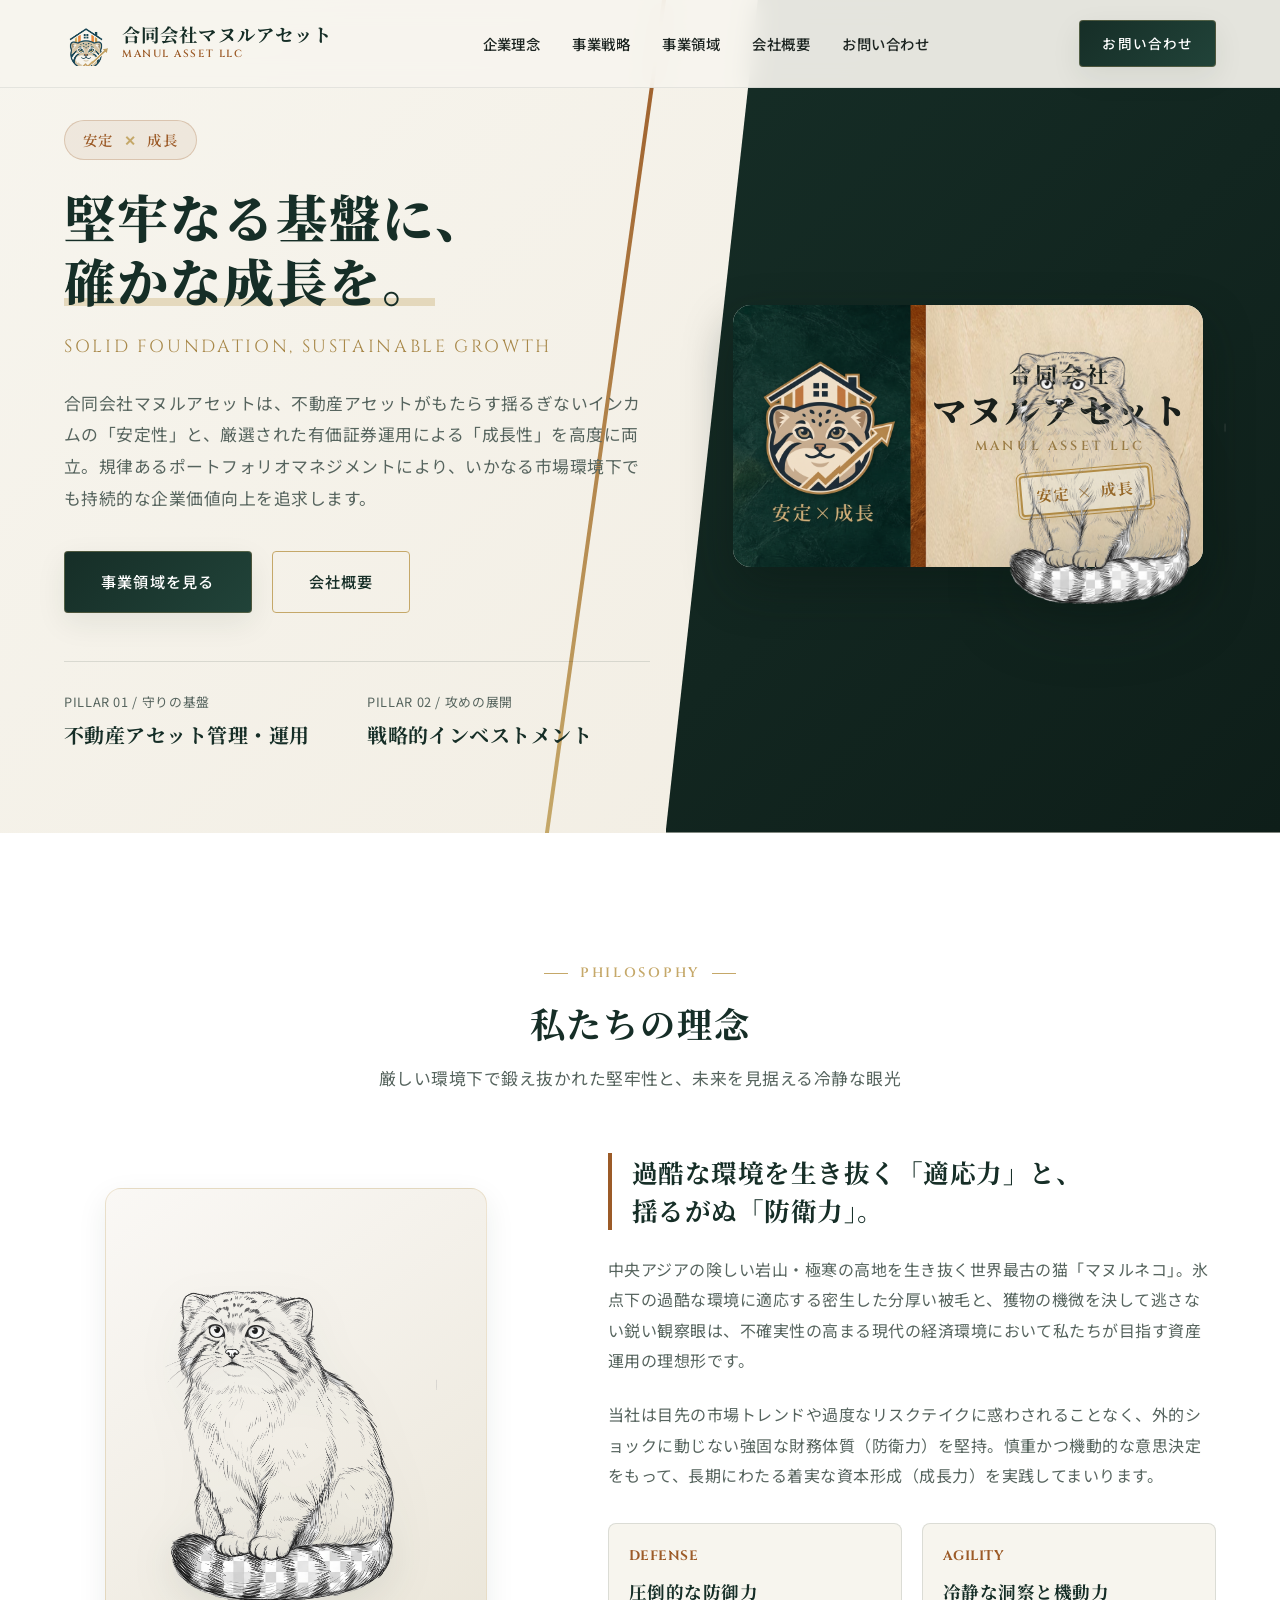
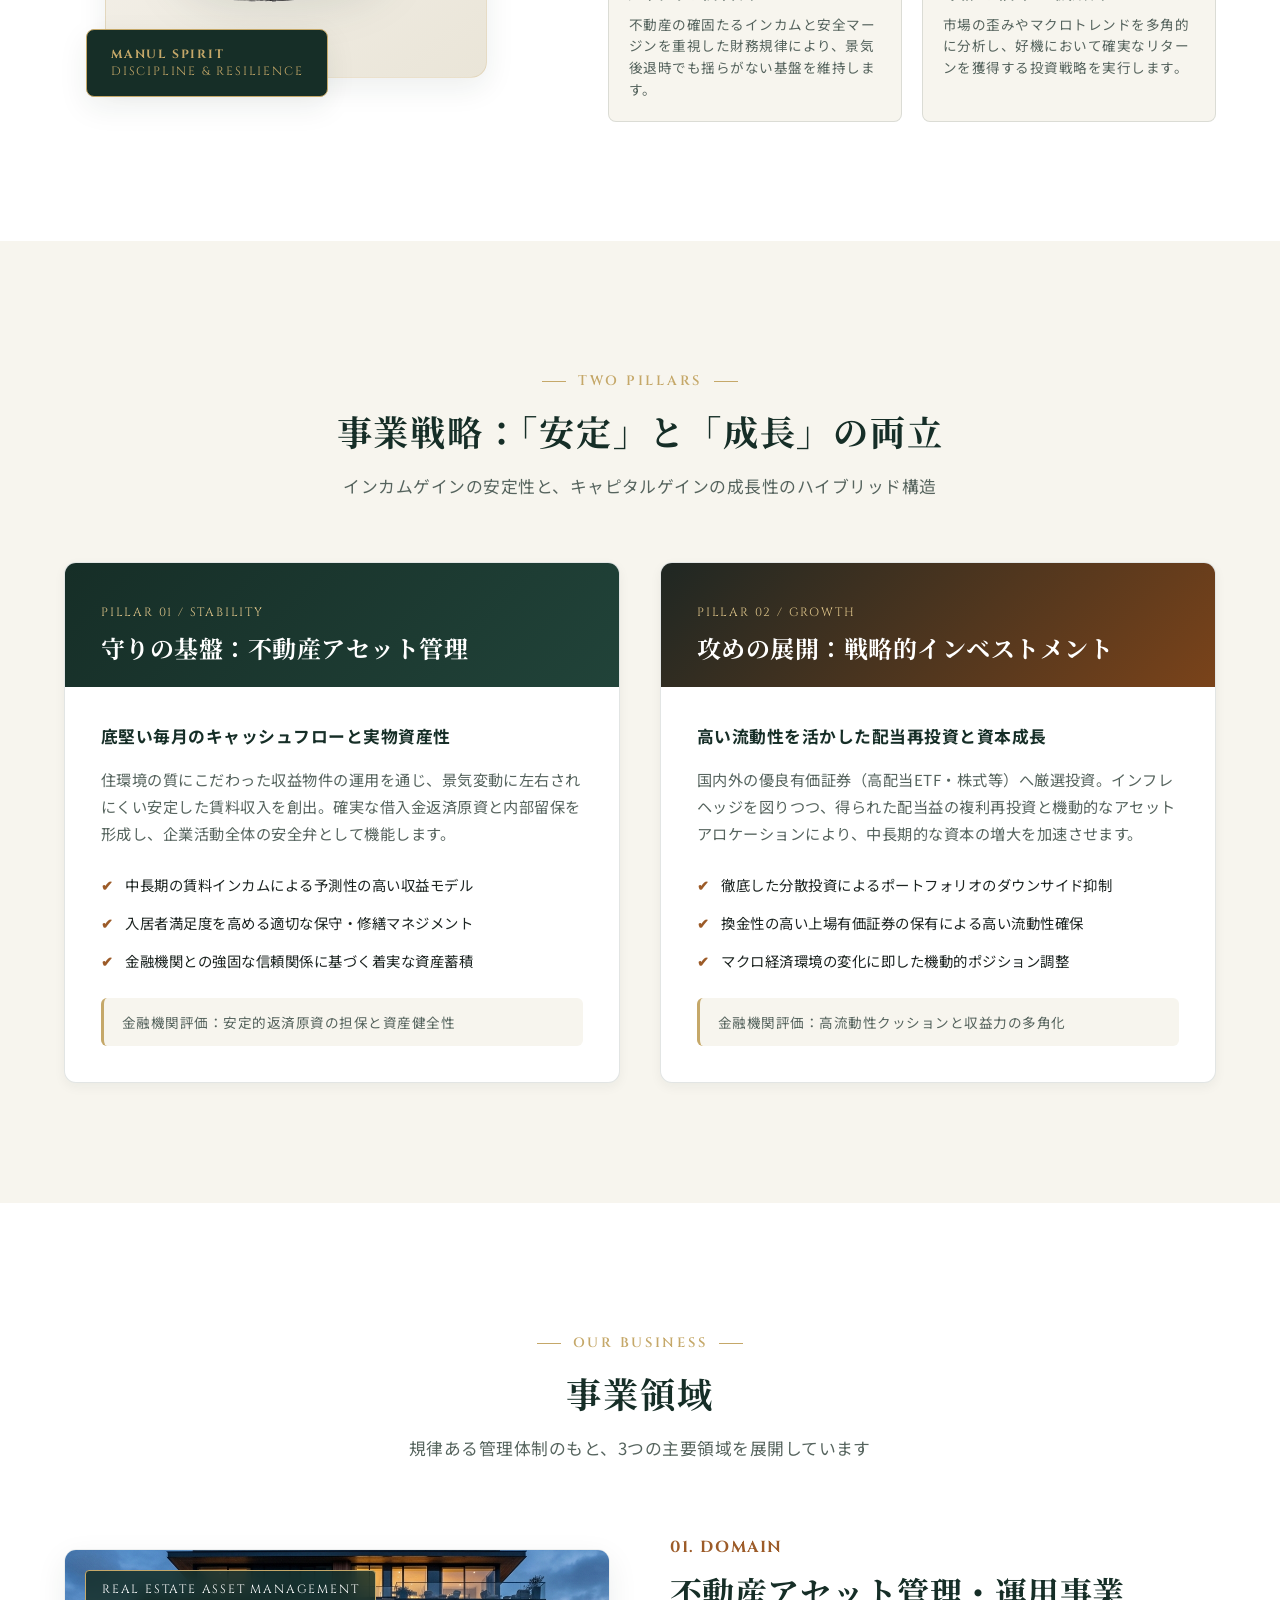
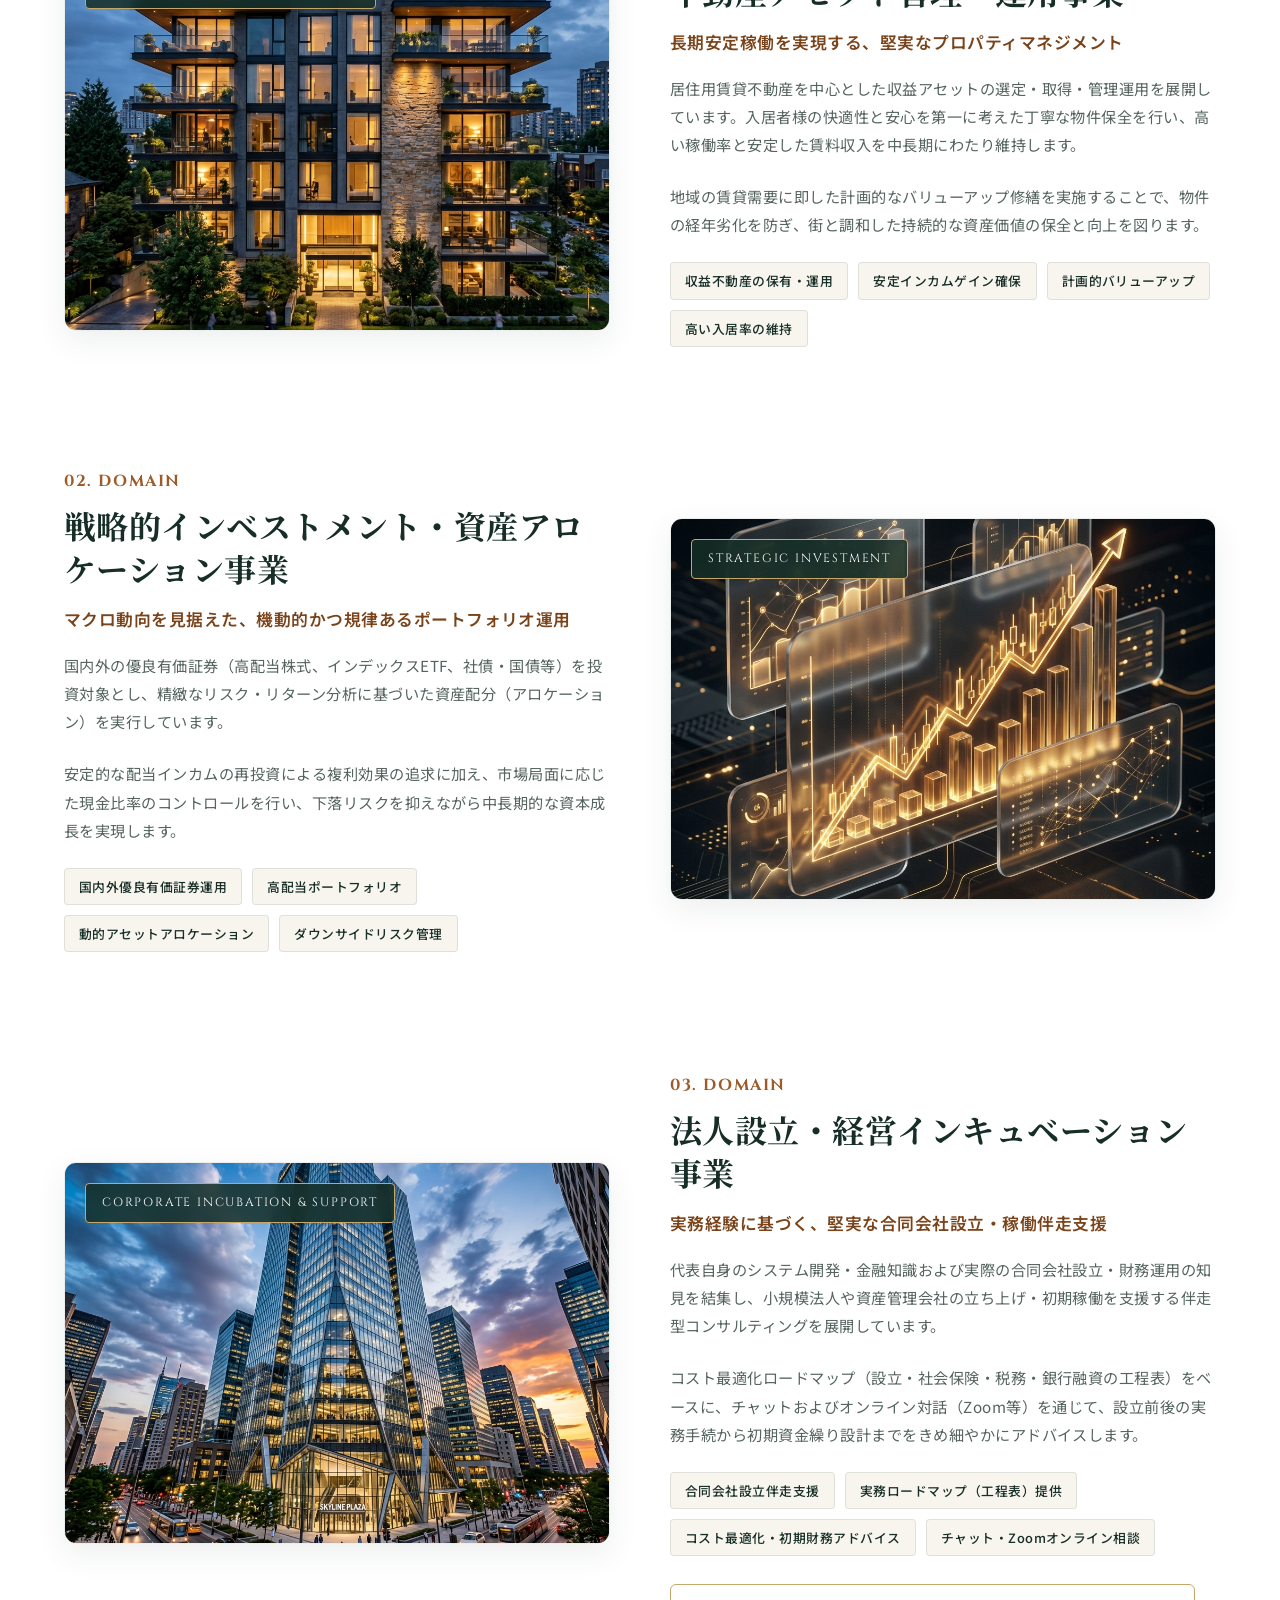
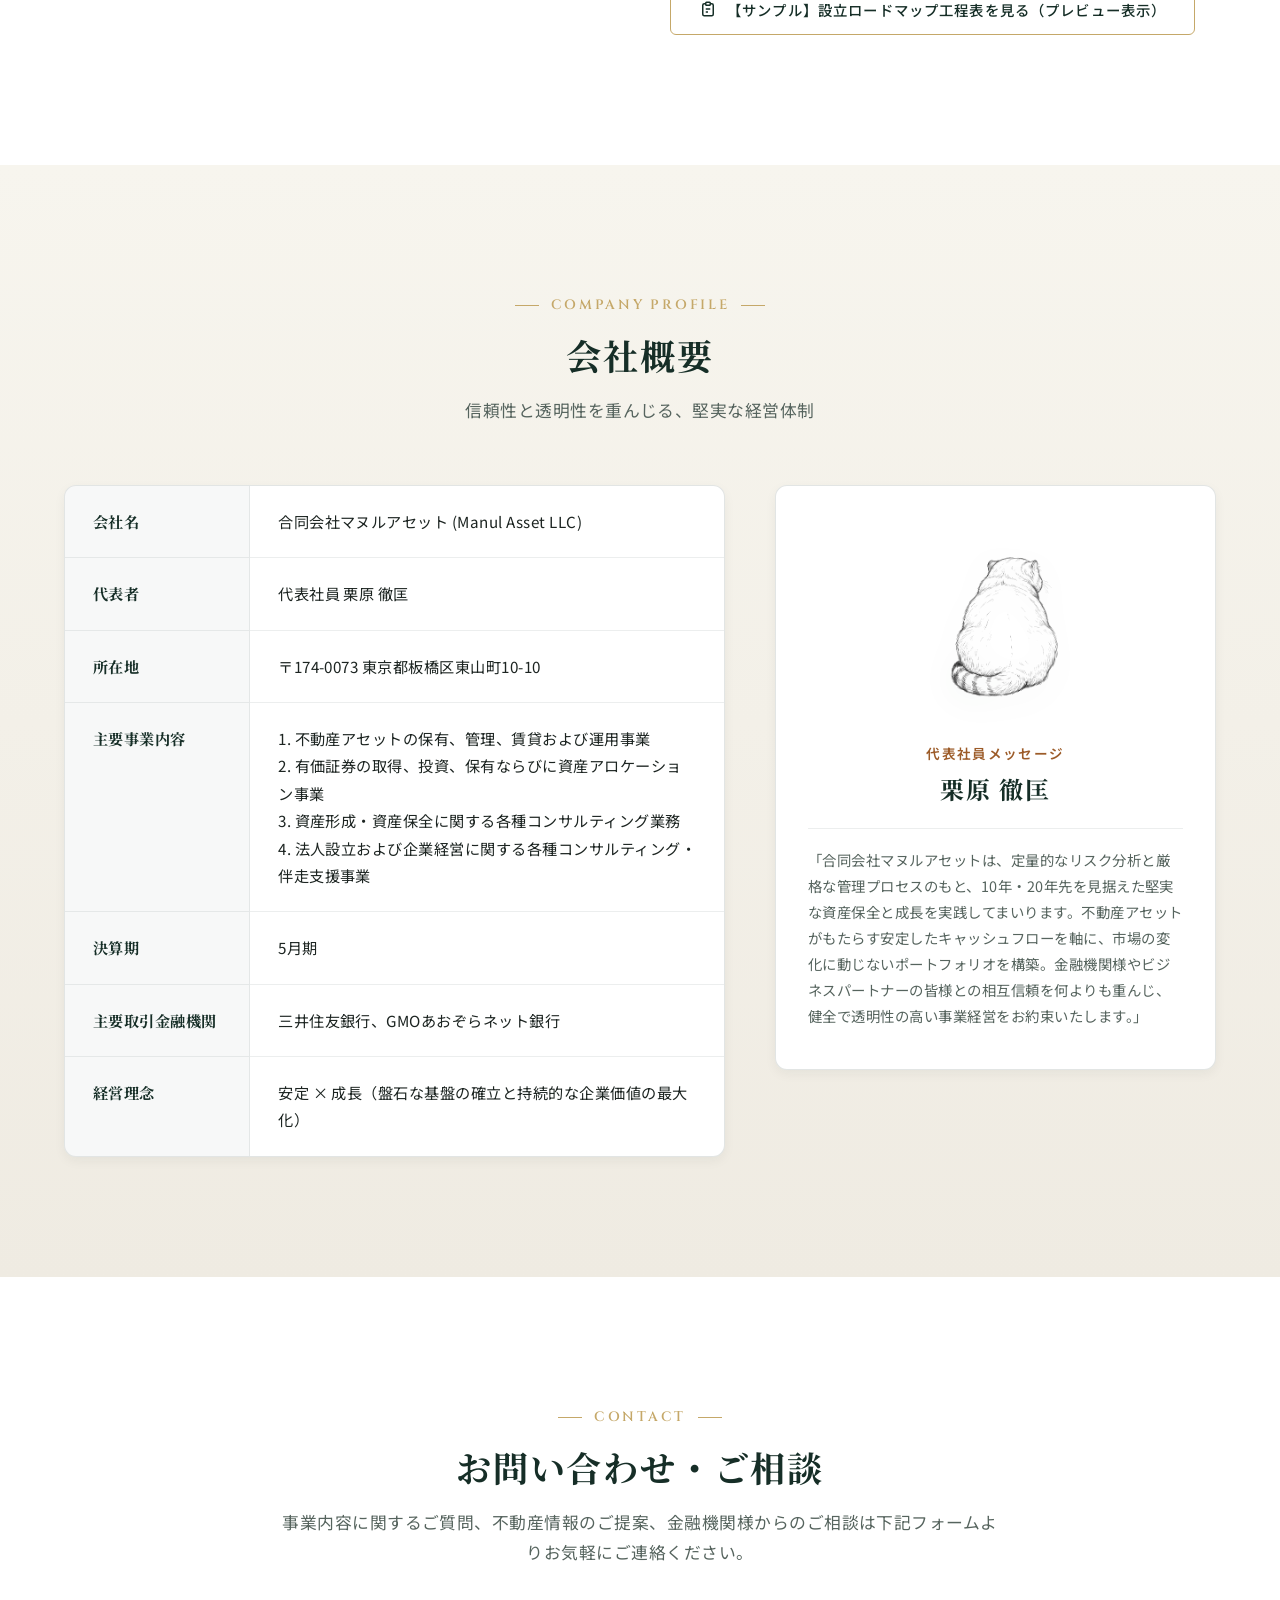
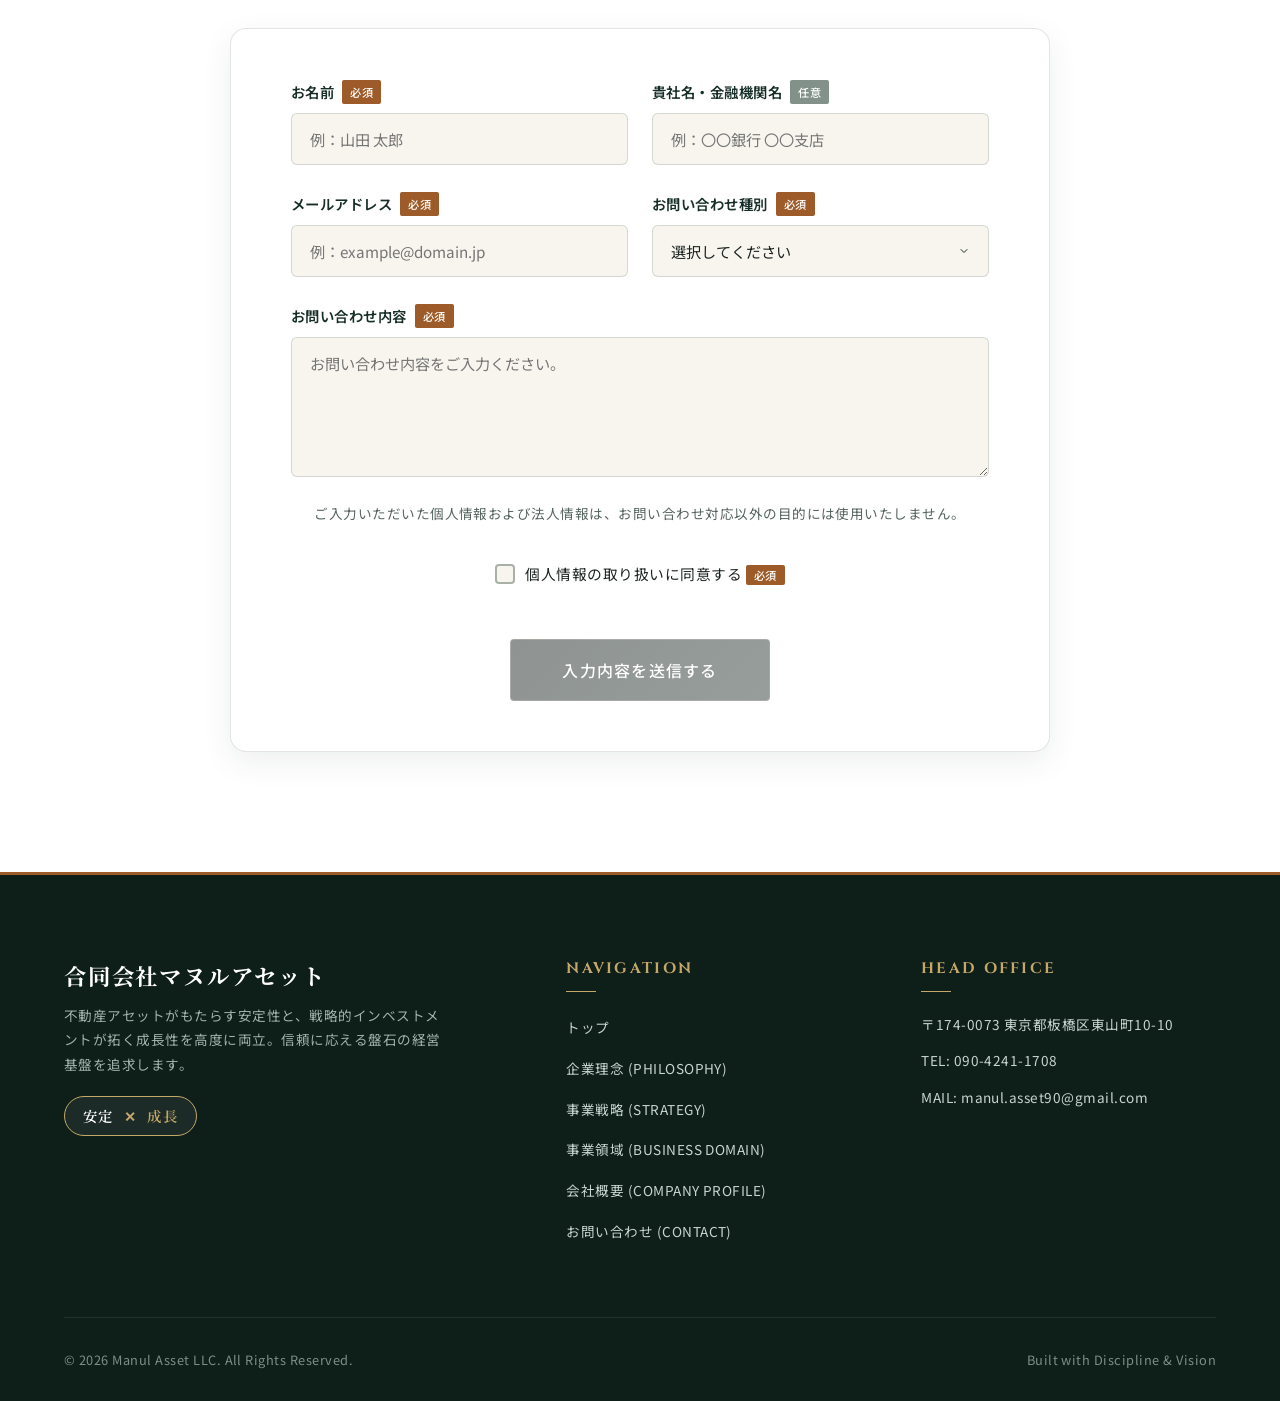
<file: index.html>
<!DOCTYPE html>
<html lang="ja">
<head>
  <meta charset="UTF-8">
  <meta name="viewport" content="width=device-width, initial-scale=1.0">
  <title>合同会社マヌルアセット ｜ 不動産アセット管理・戦略的インベストメント</title>
  <meta name="description" content="合同会社マヌルアセットの公式コーポレートサイト。不動産アセット管理・運用事業と戦略的インベストメント・資産アロケーション事業を通じて「安定と成長」を追求し、健全で持続的な企業価値向上を実現します。">
  
  <!-- OGP (Open Graph Protocol) / SNS共有メタタグ -->
  <meta property="og:title" content="合同会社マヌルアセット ｜ 不動産アセット管理・戦略的インベストメント">
  <meta property="og:description" content="不動産アセット管理・運用事業と戦略的インベストメント・資産アロケーション事業を通じて「安定と成長」を追求し、健全で持続的な企業価値向上を実現します。">
  <meta property="og:type" content="website">
  <meta property="og:image" content="assets/images/card_plate_bg.png">
  <meta property="og:site_name" content="合同会社マヌルアセット">
  <meta name="twitter:card" content="summary_large_image">
  <meta name="twitter:title" content="合同会社マヌルアセット ｜ 不動産アセット管理・戦略的インベストメント">
  <meta name="twitter:description" content="不動産アセット管理・運用事業と戦略的インベストメント・資産アロケーション事業を通じて「安定と成長」を追求。">
  <meta name="twitter:image" content="assets/images/card_plate_bg.png">
  
  <!-- ファビコン -->
  <link rel="icon" type="image/png" href="assets/images/logo_symbol.png">
  
  <!-- Google Fonts -->
  <link rel="preconnect" href="https://fonts.googleapis.com">
  <link rel="preconnect" href="https://fonts.gstatic.com" crossorigin>
  <link href="https://fonts.googleapis.com/css2?family=Cinzel:wght@500;600;700&family=Noto+Sans+JP:wght@300;400;500;700&family=Noto+Serif+JP:wght@400;600;700;900&display=swap" rel="stylesheet">
  
  <!-- スタイルシート -->
  <link rel="stylesheet" href="assets/css/style.css">
</head>
<body>

  <!-- ========================================================================
       ヘッダー (Header)
       ======================================================================== -->
  <header class="site-header">
    <div class="container header-container">
      <a href="#hero" class="header-brand">
        <img src="assets/images/logo_symbol.png" alt="合同会社マヌルアセット ロゴシンボル" class="brand-symbol">
        <div class="brand-text-wrap">
          <span class="brand-name">合同会社マヌルアセット</span>
          <span class="brand-sub">MANUL ASSET LLC</span>
        </div>
      </a>

      <!-- ナビゲーションメニュー -->
      <nav class="nav-menu">
        <a href="#philosophy" class="nav-link">企業理念</a>
        <a href="#strategy" class="nav-link">事業戦略</a>
        <a href="#business" class="nav-link">事業領域</a>
        <a href="#company" class="nav-link">会社概要</a>
        <a href="#contact" class="nav-link">お問い合わせ</a>
      </nav>

      <!-- CTAボタン -->
      <div class="header-cta">
        <a href="#contact" class="btn btn-primary">お問い合わせ</a>
      </div>

      <!-- モバイルハンバーガーボタン -->
      <button class="mobile-toggle" aria-label="メニューを開閉する">
        <span></span>
        <span></span>
        <span></span>
      </button>
    </div>
  </header>

  <main>
    <!-- ========================================================================
         Hero Section (メインビジュアル)
         ======================================================================== -->
    <section id="hero" class="hero-section">
      <div class="hero-bg-accent"></div>
      <div class="hero-bg-border"></div>

      <div class="container hero-grid">
        <!-- 左側：キャッチコピー・解説 -->
        <div class="hero-content reveal">
          <div class="hero-badge">
            <span>安定</span>
            <span class="arrow">✕</span>
            <span>成長</span>
          </div>
          
          <h1 class="hero-title">
            堅牢なる基盤に、<br>
            <span class="highlight">確かな成長を。</span>
          </h1>
          
          <span class="hero-en-sub">SOLID FOUNDATION, SUSTAINABLE GROWTH</span>
          
          <p class="hero-desc">
            合同会社マヌルアセットは、不動産アセットがもたらす揺るぎないインカムの「安定性」と、厳選された有価証券運用による「成長性」を高度に両立。規律あるポートフォリオマネジメントにより、いかなる市場環境下でも持続的な企業価値向上を追求します。
          </p>

          <div class="hero-actions">
            <a href="#business" class="btn btn-primary">事業領域を見る</a>
            <a href="#company" class="btn btn-outline">会社概要</a>
          </div>

          <!-- 主要指標・コンセプトプレビュー -->
          <div class="hero-metrics">
            <div class="metric-item">
              <span class="metric-label">PILLAR 01 / 守りの基盤</span>
              <span class="metric-val">不動産アセット管理・運用</span>
            </div>
            <div class="metric-item">
              <span class="metric-label">PILLAR 02 / 攻めの展開</span>
              <span class="metric-val">戦略的インベストメント</span>
            </div>
          </div>
        </div>

        <!-- 右側：名刺の重厚感を備えたブランドカード ＆ 前面に重なるマヌルネコ手描き線画 -->
        <div class="hero-visual reveal reveal-delay-1">
          <div class="hero-card-stage">
            <!-- 1. ブランドカード（名刺の本物のテクスチャ・重厚感・クラシックな佇まい） -->
            <div class="authentic-brand-card">
              <img src="assets/images/card_plate_bg.png" alt="合同会社マヌルアセット ブランドカード" class="card-base-bg">
              
              <!-- 右側のアラバスター領域に配置する社名 ＆ 安定×成長スタンプ -->
              <div class="card-content-overlay">
                <div class="card-typography">
                  <span class="card-type-sub">合同会社</span>
                  <h2 class="card-type-main">マヌルアセット</h2>
                  <span class="card-type-en">MANUL ASSET LLC</span>
                </div>
                <div class="card-stamp-badge">
                  <span>安定 &times; 成長</span>
                </div>
              </div>
            </div>

            <!-- 2. 手前（前面）に重なるマヌルネコ手描き線画（通常時は最前面、カードホバーでカードが前面に浮上） -->
            <div class="hero-manul-fg">
              <img src="assets/images/manul_front.png" alt="マヌルネコ手描き線画スケッチ">
            </div>
          </div>
        </div>
      </div>
    </section>

    <!-- ========================================================================
         Philosophy Section (企業理念・マヌルネコの精神)
         ======================================================================== -->
    <section id="philosophy" class="philosophy-section">
      <div class="container">
        <div class="section-header reveal">
          <span class="section-eyebrow">PHILOSOPHY</span>
          <h2 class="section-title">私たちの理念</h2>
          <p class="section-desc">厳しい環境下で鍛え抜かれた堅牢性と、未来を見据える冷静な眼光</p>
        </div>

        <div class="philosophy-grid">
          <!-- 左側：マヌルネコ アートフレーム -->
          <div class="philosophy-image-box reveal">
            <div class="philosophy-image-frame">
              <img src="assets/images/manul_front.png" alt="マヌルネコ スケッチ" class="philosophy-manul-img">
              <div class="philosophy-stamp">
                <strong>MANUL SPIRIT</strong><br>
                DISCIPLINE &amp; RESILIENCE
              </div>
            </div>
          </div>

          <!-- 右側：理念テキスト -->
          <div class="philosophy-content reveal reveal-delay-1">
            <div class="philosophy-quote">
              過酷な環境を生き抜く「適応力」と、<br>
              揺るがぬ「防衛力」。
            </div>
            <p class="philosophy-text">
              中央アジアの険しい岩山・極寒の高地を生き抜く世界最古の猫「マヌルネコ」。氷点下の過酷な環境に適応する密生した分厚い被毛と、獲物の機微を決して逃さない鋭い観察眼は、不確実性の高まる現代の経済環境において私たちが目指す資産運用の理想形です。
            </p>
            <p class="philosophy-text">
              当社は目先の市場トレンドや過度なリスクテイクに惑わされることなく、外的ショックに動じない強固な財務体質（防衛力）を堅持。慎重かつ機動的な意思決定をもって、長期にわたる着実な資本形成（成長力）を実践してまいります。
            </p>

            <!-- 理念のキーバリュー -->
            <div class="philosophy-features">
              <div class="feature-box">
                <div class="feature-icon">DEFENSE</div>
                <div class="feature-title">圧倒的な防御力</div>
                <p class="feature-desc">不動産の確固たるインカムと安全マージンを重視した財務規律により、景気後退時でも揺らがない基盤を維持します。</p>
              </div>
              <div class="feature-box">
                <div class="feature-icon">AGILITY</div>
                <div class="feature-title">冷静な洞察と機動力</div>
                <p class="feature-desc">市場の歪みやマクロトレンドを多角的に分析し、好機において確実なリターンを獲得する投資戦略を実行します。</p>
              </div>
            </div>
          </div>
        </div>
      </div>
    </section>

    <!-- ========================================================================
         Strategy Section (事業戦略・安定と成長の両立モデル)
         ======================================================================== -->
    <section id="strategy" class="strategy-section">
      <div class="container">
        <div class="section-header reveal">
          <span class="section-eyebrow">TWO PILLARS</span>
          <h2 class="section-title">事業戦略：「安定」と「成長」の両立</h2>
          <p class="section-desc">インカムゲインの安定性と、キャピタルゲインの成長性のハイブリッド構造</p>
        </div>

        <div class="strategy-pillars-grid">
          <!-- Pillar 1: 守りの基盤 -->
          <div class="pillar-card reveal">
            <div class="pillar-header">
              <span class="pillar-tag">PILLAR 01 / STABILITY</span>
              <h3 class="pillar-name">守りの基盤：不動産アセット管理</h3>
            </div>
            <div class="pillar-body">
              <div>
                <h4 class="pillar-core-concept">底堅い毎月のキャッシュフローと実物資産性</h4>
                <p class="pillar-desc">
                  住環境の質にこだわった収益物件の運用を通じ、景気変動に左右されにくい安定した賃料収入を創出。確実な借入金返済原資と内部留保を形成し、企業活動全体の安全弁として機能します。
                </p>
                <div class="pillar-points">
                  <div class="pillar-point-item">中長期の賃料インカムによる予測性の高い収益モデル</div>
                  <div class="pillar-point-item">入居者満足度を高める適切な保守・修繕マネジメント</div>
                  <div class="pillar-point-item">金融機関との強固な信頼関係に基づく着実な資産蓄積</div>
                </div>
              </div>
              <div class="pillar-footer-badge">
                金融機関評価：安定的返済原資の担保と資産健全性
              </div>
            </div>
          </div>

          <!-- Pillar 2: 攻めの展開 -->
          <div class="pillar-card reveal reveal-delay-1">
            <div class="pillar-header investment">
              <span class="pillar-tag">PILLAR 02 / GROWTH</span>
              <h3 class="pillar-name">攻めの展開：戦略的インベストメント</h3>
            </div>
            <div class="pillar-body">
              <div>
                <h4 class="pillar-core-concept">高い流動性を活かした配当再投資と資本成長</h4>
                <p class="pillar-desc">
                  国内外の優良有価証券（高配当ETF・株式等）へ厳選投資。インフレヘッジを図りつつ、得られた配当益の複利再投資と機動的なアセットアロケーションにより、中長期的な資本の増大を加速させます。
                </p>
                <div class="pillar-points">
                  <div class="pillar-point-item">徹底した分散投資によるポートフォリオのダウンサイド抑制</div>
                  <div class="pillar-point-item">換金性の高い上場有価証券の保有による高い流動性確保</div>
                  <div class="pillar-point-item">マクロ経済環境の変化に即した機動的ポジション調整</div>
                </div>
              </div>
              <div class="pillar-footer-badge">
                金融機関評価：高流動性クッションと収益力の多角化
              </div>
            </div>
          </div>
        </div>
      </div>
    </section>

    <!-- ========================================================================
         Business Domain Section (事業領域の詳細)
         ======================================================================== -->
    <section id="business" class="business-section">
      <div class="container">
        <div class="section-header reveal">
          <span class="section-eyebrow">OUR BUSINESS</span>
          <h2 class="section-title">事業領域</h2>
          <p class="section-desc">規律ある管理体制のもと、3つの主要領域を展開しています</p>
        </div>

        <!-- 領域 1: 不動産アセット管理・運用事業 -->
        <div class="business-item reveal">
          <div class="business-visual">
            <span class="business-badge">REAL ESTATE ASSET MANAGEMENT</span>
            <img src="assets/images/business_rental.png" alt="不動産アセット管理・運用事業">
          </div>
          <div class="business-info">
            <span class="business-num">01. DOMAIN</span>
            <h3 class="business-heading">不動産アセット管理・運用事業</h3>
            <p class="business-lead">長期安定稼働を実現する、堅実なプロパティマネジメント</p>
            <p class="business-paragraph">
              居住用賃貸不動産を中心とした収益アセットの選定・取得・管理運用を展開しています。入居者様の快適性と安心を第一に考えた丁寧な物件保全を行い、高い稼働率と安定した賃料収入を中長期にわたり維持します。
            </p>
            <p class="business-paragraph">
              地域の賃貸需要に即した計画的なバリューアップ修繕を実施することで、物件の経年劣化を防ぎ、街と調和した持続的な資産価値の保全と向上を図ります。
            </p>
            <div class="business-tags">
              <span class="business-tag">収益不動産の保有・運用</span>
              <span class="business-tag">安定インカムゲイン確保</span>
              <span class="business-tag">計画的バリューアップ</span>
              <span class="business-tag">高い入居率の維持</span>
            </div>
          </div>
        </div>

        <!-- 領域 2: 戦略的インベストメント・資産アロケーション事業 -->
        <div class="business-item reversed reveal">
          <div class="business-visual">
            <span class="business-badge">STRATEGIC INVESTMENT</span>
            <img src="assets/images/business_securities.png" alt="戦略的インベストメント・資産アロケーション事業">
          </div>
          <div class="business-info">
            <span class="business-num">02. DOMAIN</span>
            <h3 class="business-heading">戦略的インベストメント・資産アロケーション事業</h3>
            <p class="business-lead">マクロ動向を見据えた、機動的かつ規律あるポートフォリオ運用</p>
            <p class="business-paragraph">
              国内外の優良有価証券（高配当株式、インデックスETF、社債・国債等）を投資対象とし、精緻なリスク・リターン分析に基づいた資産配分（アロケーション）を実行しています。
            </p>
            <p class="business-paragraph">
              安定的な配当インカムの再投資による複利効果の追求に加え、市場局面に応じた現金比率のコントロールを行い、下落リスクを抑えながら中長期的な資本成長を実現します。
            </p>
            <div class="business-tags">
              <span class="business-tag">国内外優良有価証券運用</span>
              <span class="business-tag">高配当ポートフォリオ</span>
              <span class="business-tag">動的アセットアロケーション</span>
              <span class="business-tag">ダウンサイドリスク管理</span>
            </div>
          </div>
        </div>

        <!-- 領域 3: 法人設立・経営インキュベーション事業 -->
        <div class="business-item reveal">
          <div class="business-visual">
            <span class="business-badge">CORPORATE INCUBATION & SUPPORT</span>
            <img src="assets/images/business_trading.png" alt="法人設立・経営インキュベーション事業">
          </div>
          <div class="business-info">
            <span class="business-num">03. DOMAIN</span>
            <h3 class="business-heading">法人設立・経営インキュベーション事業</h3>
            <p class="business-lead">実務経験に基づく、堅実な合同会社設立・稼働伴走支援</p>
            <p class="business-paragraph">
              代表自身のシステム開発・金融知識および実際の合同会社設立・財務運用の知見を結集し、小規模法人や資産管理会社の立ち上げ・初期稼働を支援する伴走型コンサルティングを展開しています。
            </p>
            <p class="business-paragraph">
              コスト最適化ロードマップ（設立・社会保険・税務・銀行融資の工程表）をベースに、チャットおよびオンライン対話（Zoom等）を通じて、設立前後の実務手続から初期資金繰り設計までをきめ細やかにアドバイスします。
            </p>
            <div class="business-tags">
              <span class="business-tag">合同会社設立伴走支援</span>
              <span class="business-tag">実務ロードマップ（工程表）提供</span>
              <span class="business-tag">コスト最適化・初期財務アドバイス</span>
              <span class="business-tag">チャット・Zoomオンライン相談</span>
            </div>
            <div class="business-action-wrap">
              <button class="btn btn-outline business-roadmap-btn" id="openRoadmapBtn">
                <svg width="18" height="18" viewBox="0 0 24 24" fill="none" stroke="currentColor" stroke-width="2" aria-hidden="true">
                  <path d="M9 5H7a2 2 0 0 0-2 2v12a2 2 0 0 0 2 2h10a2 2 0 0 0 2-2V7a2 2 0 0 0-2-2h-2"/>
                  <rect x="9" y="3" width="6" height="4" rx="1"/>
                  <line x1="9" y1="12" x2="15" y2="12"/>
                  <line x1="9" y1="16" x2="12" y2="16"/>
                </svg>
                【サンプル】設立ロードマップ工程表を見る（プレビュー表示）
              </button>
            </div>
          </div>
        </div>
      </div>
    </section>

    <!-- ========================================================================
         Company Profile Section (会社概要)
         ======================================================================== -->
    <section id="company" class="company-section">
      <div class="container">
        <div class="section-header reveal">
          <span class="section-eyebrow">COMPANY PROFILE</span>
          <h2 class="section-title">会社概要</h2>
          <p class="section-desc">信頼性と透明性を重んじる、堅実な経営体制</p>
        </div>

        <div class="company-grid">
          <!-- 左側：会社情報テーブル -->
          <div class="profile-table-wrap reveal">
            <table class="profile-table">
              <tbody>
                <tr>
                  <th>会社名</th>
                  <td>合同会社マヌルアセット (Manul Asset LLC)</td>
                </tr>
                <tr>
                  <th>代表者</th>
                  <td>代表社員 栗原 徹匡</td>
                </tr>
                <tr>
                  <th>所在地</th>
                  <td>〒174-0073 東京都板橋区東山町10-10</td>
                </tr>
                <tr>
                  <th>主要事業内容</th>
                  <td>
                    1. 不動産アセットの保有、管理、賃貸および運用事業<br>
                    2. 有価証券の取得、投資、保有ならびに資産アロケーション事業<br>
                    3. 資産形成・資産保全に関する各種コンサルティング業務<br>
                    4. 法人設立および企業経営に関する各種コンサルティング・伴走支援事業
                  </td>
                </tr>
                <tr>
                  <th>決算期</th>
                  <td>5月期</td>
                </tr>
                <tr>
                  <th>主要取引金融機関</th>
                  <td>三井住友銀行、GMOあおぞらネット銀行</td>
                </tr>
                <tr>
                  <th>経営理念</th>
                  <td>安定 × 成長（盤石な基盤の確立と持続的な企業価値の最大化）</td>
                </tr>
              </tbody>
            </table>
          </div>

          <!-- 右側：代表挨拶 ＆ マヌルネコ背面カード（守りと信頼の象徴） -->
          <div class="representative-card reveal reveal-delay-1">
            <img src="assets/images/manul_back.png" alt="マヌルネコ背面（守りの象徴）" class="rep-manul-img">
            <span class="rep-title">代表社員メッセージ</span>
            <h3 class="rep-name">栗原 徹匡</h3>
            <p class="rep-message">
              「合同会社マヌルアセットは、定量的なリスク分析と厳格な管理プロセスのもと、10年・20年先を見据えた堅実な資産保全と成長を実践してまいります。不動産アセットがもたらす安定したキャッシュフローを軸に、市場の変化に動じないポートフォリオを構築。金融機関様やビジネスパートナーの皆様との相互信頼を何よりも重んじ、健全で透明性の高い事業経営をお約束いたします。」
            </p>
          </div>
        </div>
      </div>
    </section>

    <!-- ========================================================================
         Contact Section (お問い合わせフォーム)
         ======================================================================== -->
    <section id="contact" class="contact-section">
      <div class="container">
        <div class="section-header reveal">
          <span class="section-eyebrow">CONTACT</span>
          <h2 class="section-title">お問い合わせ・ご相談</h2>
          <p class="section-desc">
            事業内容に関するご質問、不動産情報のご提案、金融機関様からのご相談は下記フォームよりお気軽にご連絡ください。
          </p>
        </div>

        <div class="contact-card reveal">
          <form id="contactForm" class="contact-form">
            <div class="form-row">
              <div class="form-group">
                <label for="name" class="form-label">
                  お名前 <span class="req-badge">必須</span>
                </label>
                <input type="text" id="name" name="name" class="form-control" placeholder="例：山田 太郎" required>
              </div>

              <div class="form-group">
                <label for="companyName" class="form-label">
                  貴社名・金融機関名 <span class="opt-badge">任意</span>
                </label>
                <input type="text" id="companyName" name="companyName" class="form-control" placeholder="例：〇〇銀行 〇〇支店">
              </div>
            </div>

            <div class="form-row">
              <div class="form-group">
                <label for="email" class="form-label">
                  メールアドレス <span class="req-badge">必須</span>
                </label>
                <input type="email" id="email" name="email" class="form-control" placeholder="例：example@domain.jp" required>
              </div>

              <div class="form-group">
                <label for="category" class="form-label">
                  お問い合わせ種別 <span class="req-badge">必須</span>
                </label>
                <select id="category" name="category" class="form-control" required>
                  <option value="" disabled selected>選択してください</option>
                  <option value="business">事業内容について</option>
                  <option value="property">収益不動産情報のご提案</option>
                  <option value="financing">金融取引・融資のご相談</option>
                  <option value="incubation">合同会社の設立・伴走支援のご相談</option>
                  <option value="other">その他のお問い合わせ</option>
                </select>
              </div>
            </div>

            <div class="form-group">
              <label for="message" class="form-label">
                お問い合わせ内容 <span class="req-badge">必須</span>
              </label>
              <textarea id="message" name="message" class="form-control" placeholder="お問い合わせ内容をご入力ください。" required></textarea>
            </div>

            <p class="privacy-notice">
              ご入力いただいた個人情報および法人情報は、お問い合わせ対応以外の目的には使用いたしません。
            </p>

            <!-- 個人情報取り扱い同意チェックボックス -->
            <div class="form-agreement">
              <label class="agreement-label" for="privacyAgreement">
                <input type="checkbox" id="privacyAgreement" name="privacyAgreement" required>
                <span>個人情報の取り扱いに同意する <span class="req-badge">必須</span></span>
              </label>
            </div>

            <div class="form-submit-wrap">
              <button type="submit" id="submitBtn" class="btn btn-primary" disabled>
                入力内容を送信する
              </button>
            </div>
          </form>
        </div>
      </div>
    </section>
  </main>

  <!-- ========================================================================
       フッター (Footer)
       ======================================================================== -->
  <footer class="site-footer">
    <div class="container">
      <div class="footer-top">
        <div>
          <h3 class="footer-brand-title">合同会社マヌルアセット</h3>
          <p class="footer-brand-desc">
            不動産アセットがもたらす安定性と、戦略的インベストメントが拓く成長性を高度に両立。信頼に応える盤石の経営基盤を追求します。
          </p>
          <div class="hero-badge" style="background: rgba(255,255,255,0.06); border-color: var(--color-brass);">
            <span style="color: #ffffff;">安定</span>
            <span class="arrow">✕</span>
            <span style="color: var(--color-brass);">成長</span>
          </div>
        </div>

        <div>
          <h4 class="footer-heading">NAVIGATION</h4>
          <ul class="footer-links">
            <li><a href="#hero">トップ</a></li>
            <li><a href="#philosophy">企業理念 (PHILOSOPHY)</a></li>
            <li><a href="#strategy">事業戦略 (STRATEGY)</a></li>
            <li><a href="#business">事業領域 (BUSINESS DOMAIN)</a></li>
            <li><a href="#company">会社概要 (COMPANY PROFILE)</a></li>
            <li><a href="#contact">お問い合わせ (CONTACT)</a></li>
          </ul>
        </div>

        <div>
          <h4 class="footer-heading">HEAD OFFICE</h4>
          <div class="footer-info-item">
            <span>〒174-0073 東京都板橋区東山町10-10</span>
          </div>
          <div class="footer-info-item">
            <span>TEL: 090-4241-1708</span>
          </div>
          <div class="footer-info-item">
            <span>MAIL: manul.asset90@gmail.com</span>
          </div>
        </div>
      </div>

      <div class="footer-bottom">
        <p>&copy; 2026 Manul Asset LLC. All Rights Reserved.</p>
        <p>Built with Discipline &amp; Vision</p>
      </div>
    </div>
  </footer>

  <!-- ========================================================================
       トップへ戻るボタン (マヌルネコワンポイント)
       ======================================================================== -->
  <button class="back-to-top" aria-label="ページトップへ戻る">
    <img src="assets/images/logo_symbol.png" alt="トップへ">
  </button>

  <!-- ========================================================================
       送信完了トースト通知
       ======================================================================== -->
  <div id="toastNotification" class="toast-notification">
    <img src="assets/images/logo_symbol.png" alt="マヌルアセット" class="toast-manul">
    <div class="toast-content">
      <h4>送信が完了いたしました</h4>
      <p>お問い合わせありがとうございます。内容を確認のうえ、担当者よりご連絡差し上げます。</p>
    </div>
  </div>

  <!-- ========================================================================
       工程表サンプルプレビューモーダル (#roadmapModal)
       ======================================================================== -->
  <div id="roadmapModal" class="roadmap-modal-overlay" role="dialog" aria-modal="true" aria-labelledby="roadmapModalTitle">
    <div class="roadmap-modal-container">
      <!-- SAMPLE ウォーターマーク（CSS背景パターン） -->
      <div class="roadmap-watermark" aria-hidden="true"></div>

      <!-- モーダルヘッダー -->
      <div class="roadmap-modal-header">
        <div>
          <span class="roadmap-modal-eyebrow">SAMPLE PREVIEW</span>
          <h2 class="roadmap-modal-title" id="roadmapModalTitle">合同会社設立・稼働準備 完全ロードマップ</h2>
          <p class="roadmap-modal-subtitle">v2.10 汎用マスター版（サンプル）</p>
        </div>
        <button class="roadmap-modal-close" id="closeRoadmapBtn" aria-label="モーダルを閉じる">&times;</button>
      </div>

      <!-- モーダルボディ（スクロール可能） -->
      <div class="roadmap-modal-body">

        <!-- コストシミュレーション概要 -->
        <div class="roadmap-cost-summary">
          <div class="roadmap-cost-item">
            <span class="roadmap-cost-label">一般相場（フル代行）</span>
            <span class="roadmap-cost-val">約 429,000円</span>
          </div>
          <div class="roadmap-cost-arrow">→</div>
          <div class="roadmap-cost-item highlight">
            <span class="roadmap-cost-label">効率化時の実費目安</span>
            <span class="roadmap-cost-val">約 73,200円</span>
          </div>
          <div class="roadmap-cost-save">
            <span>🌟 削減見込み額</span>
            <strong>約 355,800円</strong>
          </div>
        </div>

        <!-- フェーズ A: 会社設立前 -->
        <div class="roadmap-phase">
          <h3 class="roadmap-phase-title">A. 会社設立前の準備フェーズ</h3>
          <div class="roadmap-table-wrap">
            <table class="roadmap-table">
              <thead>
                <tr><th>タスク内容</th><th>担当</th><th>実費</th><th>詳細</th></tr>
              </thead>
              <tbody>
                <tr class="roadmap-task-row"><td>1-1. 会社基本情報の決定</td><td>👤 自身</td><td>0円</td><td><span class="roadmap-lock-icon">🔒</span></td></tr>
                <tr class="roadmap-task-row"><td>1-2. 個人の印鑑証明書の取得</td><td>👤 自身</td><td>200円</td><td><span class="roadmap-lock-icon">🔒</span></td></tr>
                <tr class="roadmap-task-row"><td>1-3. 会社の実印作成（3点セット）</td><td>👤 自身</td><td>5,000円</td><td><span class="roadmap-lock-icon">🔒</span></td></tr>
                <tr class="roadmap-task-row"><td>1-6. 定款の作成・電子署名</td><td>🧑‍💼 行政書士</td><td>5,000円</td><td><span class="roadmap-lock-icon">🔒</span></td></tr>
                <tr class="roadmap-task-row"><td>1-10. 登記申請用印紙購入</td><td>👤 自身</td><td>60,000円</td><td><span class="roadmap-lock-icon">🔒</span></td></tr>
                <tr class="roadmap-task-row"><td>1-11. 法務局への登記申請</td><td>👤 自身</td><td>60,000円</td><td><span class="roadmap-lock-icon">🔒</span></td></tr>
              </tbody>
            </table>
          </div>
        </div>

        <!-- フェーズ B: 設立直後 -->
        <div class="roadmap-phase">
          <h3 class="roadmap-phase-title">B. 会社設立直後フェーズ（登記完了後）</h3>
          <div class="roadmap-table-wrap">
            <table class="roadmap-table">
              <thead>
                <tr><th>タスク内容</th><th>担当</th><th>実費</th><th>詳細</th></tr>
              </thead>
              <tbody>
                <tr class="roadmap-task-row"><td>2-3. 印鑑カード発行・謄本等の取得</td><td>👤 自身</td><td>3,000円</td><td><span class="roadmap-lock-icon">🔒</span></td></tr>
                <tr class="roadmap-task-row"><td>2-5. 設立届・青色申告等の提出</td><td>🧑‍💼 税理士</td><td>0円</td><td><span class="roadmap-lock-icon">🔒</span></td></tr>
                <tr class="roadmap-task-row"><td>2-7. 社会保険への加入手続き</td><td>👤 自身</td><td>0円</td><td><span class="roadmap-lock-icon">🔒</span></td></tr>
                <tr class="roadmap-task-row"><td>2-8. 法人口座・カードの申し込み</td><td>👤 自身</td><td>0円</td><td><span class="roadmap-lock-icon">🔒</span></td></tr>
              </tbody>
            </table>
          </div>
        </div>

        <!-- フェーズ C & D（抜粋） -->
        <div class="roadmap-phase">
          <h3 class="roadmap-phase-title">C. 稼働・運用フェーズ &nbsp;/&nbsp; D. 資金調達フェーズ（抜粋）</h3>
          <div class="roadmap-table-wrap">
            <table class="roadmap-table">
              <thead>
                <tr><th>タスク内容</th><th>担当</th><th>実費</th><th>詳細</th></tr>
              </thead>
              <tbody>
                <tr class="roadmap-task-row"><td>3-2. クラウド会計ソフトの導入・連携</td><td>👤 自身</td><td>実費</td><td><span class="roadmap-lock-icon">🔒</span></td></tr>
                <tr class="roadmap-task-row"><td>3-5. 第1回 社会保険料の口座引き落とし</td><td>👤 自身</td><td>22,904円</td><td><span class="roadmap-lock-icon">🔒</span></td></tr>
                <tr class="roadmap-task-row"><td>4-1. 日本政策金融公庫：「創業融資」</td><td>👤 自身</td><td>0円</td><td><span class="roadmap-lock-icon">🔒</span></td></tr>
                <tr class="roadmap-task-row"><td>4-4. 「プロパー融資」へのステップアップ</td><td>👤 自身</td><td>0円</td><td><span class="roadmap-lock-icon">🔒</span></td></tr>
              </tbody>
            </table>
          </div>
        </div>

        <!-- 🔒 限定公開案内パネル -->
        <div class="roadmap-lock-panel">
          <div class="roadmap-lock-panel-icon">🔒</div>
          <p class="roadmap-lock-panel-text">
            こちらの<strong>完全版手順・削減根拠・実務解説テキスト</strong>および<strong>編集可能データ（setup-roadmap.html）</strong>は、ご契約いただいたクライアント限定で配布・公開しております。
          </p>
        </div>

      </div><!-- /.roadmap-modal-body -->

      <!-- モーダルフッター -->
      <div class="roadmap-modal-footer">
        <p class="roadmap-footer-note">※ 上記はサンプル表示です。全タスク・詳細解説・コスト削減根拠・財務シミュレーションは完全版にてご確認いただけます。</p>
        <button class="btn btn-primary" id="roadmapContactBtn">
          伴走支援・完全版ロードマップに関するお問い合わせ
        </button>
      </div>

    </div><!-- /.roadmap-modal-container -->
  </div><!-- /#roadmapModal -->

  <!-- スクリプト読み込み -->
  <script src="assets/js/main.js"></script>
</body>
</html>
</file>
<file: assets/css/style.css>
@charset "UTF-8";

/* ==========================================================================
   合同会社マヌルアセット (Manul Asset LLC) コーポレートサイト
   スタイルシート (style.css)
   ========================================================================== */

/* --------------------------------------------------------------------------
   1. Google Fonts の読み込み & カラーパレット・デザインシステム定義 (:root)
   -------------------------------------------------------------------------- */
@import url('https://fonts.googleapis.com/css2?family=Cinzel:wght@500;600;700&family=Noto+Sans+JP:wght@300;400;500;700&family=Noto+Serif+JP:wght@400;600;700;900&display=swap');

:root {
  /* ブランドコアカラー (カラーパレット・名刺画像準拠) */
  --color-juniper: #162e27;        /* 深みのあるダークフォレストグリーン (主色・信頼) */
  --color-juniper-light: #214339;  /* やや明るいジュニパー (ホバー・グラデーション用) */
  --color-juniper-dark: #0e1e19;   /* 深遠なジュニパー (フッター・背景アクセント) */
  --color-juniper-alpha: rgba(22, 46, 39, 0.08); /* ジュニパー半透明 */

  --color-toffee: #9c5b28;         /* キャメルブラウン・上質レザー調 (補助色・温もり) */
  --color-toffee-light: #b36e35;   /* トフィー明色 */
  --color-toffee-dark: #7a431a;    /* トフィー暗色 */

  --color-alabaster: #f7f5ee;      /* 大理石調オフホワイト (背景色・気品) */
  --color-alabaster-card: #ffffff; /* カード・コンポーネント背景 */
  --color-alabaster-subtle: #eee9dc; /* 境界・補助背景 */

  --color-brass: #c5a869;          /* 真鍮ゴールド (強調色・成長・洗練) */
  --color-brass-light: #dfc58a;    /* ゴールド明色 */
  --color-brass-dark: #a88849;     /* ゴールド暗色 */

  --color-slate: #1c2421;          /* ダークスレートチャコール (本文主テキスト) */
  --color-slate-muted: #56645e;    /* 補助テキスト・注釈 */
  --color-slate-light: #82928b;    /* プレースホルダー・薄手ボーダー */

  /* 境界線・シャドウ */
  --border-light: 1px solid rgba(22, 46, 39, 0.12);
  --border-brass: 1px solid rgba(197, 168, 105, 0.4);
  --shadow-sm: 0 4px 12px rgba(22, 46, 39, 0.05);
  --shadow-md: 0 10px 30px rgba(22, 46, 39, 0.08);
  --shadow-lg: 0 20px 50px rgba(22, 46, 39, 0.14);
  --shadow-gold: 0 8px 24px rgba(197, 168, 105, 0.25);

  /* タイポグラフィ */
  --font-serif: 'Noto Serif JP', 'Yu Mincho', 'Hiragino Mincho ProN', serif;
  --font-sans: 'Noto Sans JP', 'Hiragino Sans', 'Meiryo', sans-serif;
  --font-en: 'Cinzel', serif;

  /* トランジション */
  --transition-smooth: all 0.35s cubic-bezier(0.25, 1, 0.5, 1);
  --transition-fast: all 0.2s ease;

  /* レイアウト */
  --header-height: 88px;
  --container-max-width: 1200px;
}

/* --------------------------------------------------------------------------
   2. リセット・ベーススタイル
   -------------------------------------------------------------------------- */
*, *::before, *::after {
  box-sizing: border-box;
  margin: 0;
  padding: 0;
}

html {
  font-size: 16px;
  scroll-behavior: smooth;
  scroll-padding-top: var(--header-height);
  -webkit-font-smoothing: antialiased;
  -moz-osx-font-smoothing: grayscale;
}

body {
  font-family: var(--font-sans);
  color: var(--color-slate);
  background-color: var(--color-alabaster);
  line-height: 1.8;
  letter-spacing: 0.03em;
  overflow-x: hidden;
  position: relative;
}

img {
  max-width: 100%;
  height: auto;
  display: block;
}

a {
  color: inherit;
  text-decoration: none;
  transition: var(--transition-smooth);
}

ul, ol {
  list-style: none;
}

button, input, textarea, select {
  font-family: inherit;
  font-size: inherit;
  border: none;
  outline: none;
  background: none;
}

/* 共通コンテナ */
.container {
  width: 90%;
  max-width: var(--container-max-width);
  margin: 0 auto;
  position: relative;
}

/* --------------------------------------------------------------------------
   3. ユーティリティ & タイポグラフィ
   -------------------------------------------------------------------------- */
.serif {
  font-family: var(--font-serif);
}

.en-title {
  font-family: var(--font-en);
  letter-spacing: 0.15em;
  text-transform: uppercase;
}

/* セクション共通見出し */
.section-header {
  text-align: center;
  margin-bottom: 60px;
  position: relative;
}

.section-eyebrow {
  display: inline-flex;
  align-items: center;
  gap: 12px;
  font-family: var(--font-en);
  font-size: 0.85rem;
  font-weight: 600;
  color: var(--color-brass);
  letter-spacing: 0.2em;
  text-transform: uppercase;
  margin-bottom: 12px;
}

.section-eyebrow::before,
.section-eyebrow::after {
  content: "";
  display: inline-block;
  width: 24px;
  height: 1px;
  background-color: var(--color-brass);
}

.section-title {
  font-family: var(--font-serif);
  font-size: 2.2rem;
  font-weight: 700;
  color: var(--color-juniper);
  letter-spacing: 0.05em;
  line-height: 1.4;
  margin-bottom: 16px;
}

.section-desc {
  font-size: 1.05rem;
  color: var(--color-slate-muted);
  max-width: 720px;
  margin: 0 auto;
  line-height: 1.8;
}

/* 金融・高級感アクセントボタン */
.btn {
  display: inline-flex;
  align-items: center;
  justify-content: center;
  gap: 12px;
  padding: 16px 36px;
  font-size: 0.95rem;
  font-weight: 500;
  letter-spacing: 0.08em;
  border-radius: 4px;
  cursor: pointer;
  transition: var(--transition-smooth);
  position: relative;
  overflow: hidden;
}

.btn-primary {
  background: linear-gradient(135deg, var(--color-juniper) 0%, var(--color-juniper-light) 100%);
  color: #ffffff;
  border: 1px solid rgba(197, 168, 105, 0.3);
  box-shadow: var(--shadow-md);
}

.btn-primary:hover {
  background: linear-gradient(135deg, var(--color-toffee) 0%, var(--color-toffee-light) 100%);
  border-color: var(--color-brass);
  box-shadow: var(--shadow-gold);
  transform: translateY(-2px);
}

.btn-gold {
  background: linear-gradient(135deg, var(--color-brass) 0%, var(--color-brass-dark) 100%);
  color: #ffffff;
  box-shadow: var(--shadow-gold);
}

.btn-gold:hover {
  background: linear-gradient(135deg, var(--color-brass-light) 0%, var(--color-brass) 100%);
  transform: translateY(-2px);
}

.btn-outline {
  border: 1px solid var(--color-brass);
  color: var(--color-juniper);
  background: transparent;
}

.btn-outline:hover {
  background: var(--color-juniper);
  color: #ffffff;
  border-color: var(--color-juniper);
}

/* --------------------------------------------------------------------------
   4. ヘッダー (Header)
   -------------------------------------------------------------------------- */
.site-header {
  position: fixed;
  top: 0;
  left: 0;
  width: 100%;
  height: var(--header-height);
  z-index: 1000;
  transition: var(--transition-smooth);
  background-color: rgba(247, 245, 238, 0.92);
  backdrop-filter: blur(12px);
  border-bottom: 1px solid rgba(22, 46, 39, 0.08);
}

.site-header.scrolled {
  height: 72px;
  background-color: rgba(247, 245, 238, 0.98);
  box-shadow: 0 4px 20px rgba(22, 46, 39, 0.08);
}

.header-container {
  display: flex;
  align-items: center;
  justify-content: space-between;
  height: 100%;
}

.header-brand {
  display: flex;
  align-items: center;
  gap: 14px;
}

.brand-symbol {
  width: 44px;
  height: 44px;
  object-fit: contain;
  transition: var(--transition-smooth);
}

.site-header.scrolled .brand-symbol {
  width: 38px;
  height: 38px;
}

.brand-text-wrap {
  display: flex;
  flex-direction: column;
}

.brand-name {
  font-family: var(--font-serif);
  font-size: 1.15rem;
  font-weight: 700;
  color: var(--color-juniper);
  letter-spacing: 0.06em;
  line-height: 1.2;
}

.brand-sub {
  font-family: var(--font-en);
  font-size: 0.65rem;
  color: var(--color-toffee);
  letter-spacing: 0.15em;
  font-weight: 600;
}

.nav-menu {
  display: flex;
  align-items: center;
  gap: 32px;
}

.nav-link {
  font-size: 0.9rem;
  font-weight: 500;
  color: var(--color-slate);
  position: relative;
  padding: 8px 0;
  transition: var(--transition-fast);
}

.nav-link::after {
  content: "";
  position: absolute;
  bottom: 0;
  left: 0;
  width: 0;
  height: 2px;
  background: var(--color-brass);
  transition: var(--transition-smooth);
}

.nav-link:hover {
  color: var(--color-toffee);
}

.nav-link:hover::after {
  width: 100%;
}

.header-cta .btn {
  padding: 10px 22px;
  font-size: 0.85rem;
}

/* ハンバーガーメニュー (Mobile) */
.mobile-toggle {
  display: none;
  flex-direction: column;
  justify-content: space-between;
  width: 28px;
  height: 20px;
  cursor: pointer;
  z-index: 1100;
}

.mobile-toggle span {
  display: block;
  height: 2px;
  width: 100%;
  background-color: var(--color-juniper);
  transition: var(--transition-smooth);
}

.mobile-toggle.active span:nth-child(1) {
  transform: translateY(9px) rotate(45deg);
  background-color: #ffffff;
}
.mobile-toggle.active span:nth-child(2) {
  opacity: 0;
}
.mobile-toggle.active span:nth-child(3) {
  transform: translateY(-9px) rotate(-45deg);
  background-color: #ffffff;
}

/* --------------------------------------------------------------------------
   5. Hero Section (名刺構図をオマージュしたプレミアムファーストビュー)
   -------------------------------------------------------------------------- */
.hero-section {
  position: relative;
  min-height: 92vh;
  display: flex;
  align-items: center;
  padding: 120px 0 80px;
  overflow: hidden;
  background: linear-gradient(135deg, var(--color-alabaster) 0%, #f1ece1 100%);
}

/* 背景の幾何学・装飾ライン (名刺のToffeeラインオマージュ) */
.hero-bg-accent {
  position: absolute;
  top: 0;
  right: 0;
  width: 48%;
  height: 100%;
  background: linear-gradient(135deg, var(--color-juniper) 0%, var(--color-juniper-dark) 100%);
  clip-path: polygon(15% 0, 100% 0, 100% 100%, 0% 100%);
  z-index: 1;
}

.hero-bg-border {
  position: absolute;
  top: 0;
  right: 48%;
  width: 4px;
  height: 100%;
  background: linear-gradient(to bottom, var(--color-toffee) 0%, var(--color-brass) 100%);
  z-index: 2;
  transform: skewX(-8deg);
  transform-origin: top right;
}

.hero-grid {
  display: grid;
  grid-template-columns: 1.1fr 0.9fr;
  align-items: center;
  gap: 50px;
  position: relative;
  z-index: 10;
}

/* Hero コンテンツ (左側) */
.hero-content {
  padding-right: 20px;
}

.hero-badge {
  display: inline-flex;
  align-items: center;
  gap: 10px;
  background: rgba(156, 91, 40, 0.08);
  border: 1px solid rgba(156, 91, 40, 0.25);
  padding: 6px 18px;
  border-radius: 40px;
  font-family: var(--font-serif);
  font-size: 0.9rem;
  color: var(--color-toffee);
  font-weight: 600;
  letter-spacing: 0.1em;
  margin-bottom: 24px;
}

.hero-badge .arrow {
  color: var(--color-brass);
  font-weight: 700;
}

.hero-title {
  font-family: var(--font-serif);
  font-size: 3.2rem;
  font-weight: 900;
  color: var(--color-juniper);
  line-height: 1.25;
  letter-spacing: 0.04em;
  margin-bottom: 20px;
}

.hero-title .highlight {
  position: relative;
  display: inline-block;
  color: var(--color-juniper);
}

.hero-title .highlight::after {
  content: "";
  position: absolute;
  left: 0;
  bottom: 6px;
  width: 100%;
  height: 8px;
  background: rgba(197, 168, 105, 0.35);
  z-index: -1;
}

.hero-en-sub {
  font-family: var(--font-en);
  font-size: 1.1rem;
  color: var(--color-brass-dark);
  letter-spacing: 0.15em;
  margin-bottom: 24px;
  display: block;
}

.hero-desc {
  font-size: 1.05rem;
  color: var(--color-slate-muted);
  line-height: 1.9;
  margin-bottom: 36px;
}

.hero-actions {
  display: flex;
  align-items: center;
  gap: 20px;
  margin-bottom: 48px;
}

/* 安定と成長のメトリクスミニカード */
.hero-metrics {
  display: grid;
  grid-template-columns: repeat(2, 1fr);
  gap: 20px;
  padding-top: 28px;
  border-top: var(--border-light);
}

.metric-item {
  display: flex;
  flex-direction: column;
}

.metric-label {
  font-size: 0.8rem;
  color: var(--color-slate-muted);
  letter-spacing: 0.05em;
  margin-bottom: 4px;
}

.metric-val {
  font-family: var(--font-serif);
  font-size: 1.25rem;
  font-weight: 700;
  color: var(--color-juniper);
}

/* Hero ビジュアル (右側：ブランドカード ＆ レイヤードマヌルネコ) */
.hero-visual {
  position: relative;
  display: flex;
  justify-content: center;
  align-items: center;
}

.hero-card-stage {
  position: relative;
  width: 100%;
  max-width: 500px;
  min-height: 340px;
  display: flex;
  align-items: center;
  justify-content: center;
}

/* 1. ブランドカード (当初の名刺の重厚感・紙テクスチャ・自然な影を再現) */
.authentic-brand-card {
  position: relative;
  z-index: 2; /* 通常時は背面 (マヌルネコの手前ではない) */
  width: 100%;
  max-width: 470px;
  aspect-ratio: 2752 / 1536; /* 名刺比率 (約1.79:1) */
  border-radius: 18px;
  overflow: hidden;
  /* 不自然な光彩ではなく、落ち着いた自然で重厚なドロップシャドウ */
  box-shadow: 0 20px 48px rgba(10, 24, 18, 0.42);
  transition: all 0.4s cubic-bezier(0.25, 1, 0.5, 1);
  cursor: pointer;
  background-color: #f7f5ee;
}

.card-base-bg {
  width: 100%;
  height: 100%;
  object-fit: cover;
  display: block;
}

/* カード右側（アラバスター領域）のテキストレイヤー */
.card-content-overlay {
  position: absolute;
  top: 0;
  right: 0;
  width: 59%; /* 右側のアラバスター領域に一致 */
  height: 100%;
  display: flex;
  flex-direction: column;
  justify-content: center;
  align-items: center;
  text-align: center;
  padding: 18px 24px 18px 16px;
  box-sizing: border-box;
  pointer-events: none;
}

.card-typography {
  margin-bottom: 14px;
}

.card-type-sub {
  font-family: var(--font-serif);
  font-size: clamp(1.05rem, 2.4vw, 1.4rem);
  font-weight: 700;
  color: #1a201c;
  letter-spacing: 0.16em;
  display: block;
  line-height: 1.25;
}

.card-type-main {
  font-family: var(--font-serif);
  font-size: clamp(1.45rem, 3.5vw, 2.15rem);
  font-weight: 900;
  color: #1a201c;
  letter-spacing: 0.08em;
  line-height: 1.15;
  margin: 3px 0 6px;
  white-space: nowrap;
}

.card-type-en {
  font-family: var(--font-en);
  font-size: clamp(0.65rem, 1.4vw, 0.82rem);
  font-weight: 600;
  color: #a08048;
  letter-spacing: 0.24em;
  display: block;
}

/* 上品な「安定×成長」のスタンプ風バッジ (添付画像再現: ゴールドの斜め二重枠) */
.card-stamp-badge {
  display: inline-block;
  padding: 4px 14px;
  border: 2px solid #b89047;
  outline: 1px solid #b89047;
  outline-offset: 2px;
  border-radius: 4px;
  transform: rotate(-5deg) translateX(25px);
  background: rgba(247, 245, 238, 0.45);
  box-shadow: 0 2px 8px rgba(184, 144, 71, 0.2);
}

.card-stamp-badge span {
  font-family: var(--font-serif);
  font-size: clamp(0.75rem, 1.6vw, 0.95rem);
  font-weight: 700;
  color: #9c6c2b;
  letter-spacing: 0.15em;
  white-space: nowrap;
}

/* 2. 手前で重なるマヌルネコ手描き線画 (通常時: 最前面 z-index: 10) */
.hero-manul-fg {
  position: absolute;
  bottom: -35px;
  right: -25px;
  width: 260px;
  z-index: 10; /* 通常時はカードの手前（前面）！カード右下を少し覆う */
  pointer-events: none; /* 下のカードへカーソルイベントを通過させる */
  filter: drop-shadow(0 15px 32px rgba(10, 24, 18, 0.35));
  animation: floatGentle 6s ease-in-out infinite;
  transition: all 0.4s ease;
}

.hero-manul-fg img {
  width: 100%;
  height: auto;
  display: block;
}

@keyframes floatGentle {
  0%, 100% {
    transform: translateY(0);
  }
  50% {
    transform: translateY(-12px);
  }
}

/* 【ホバー時のインタラクション】
   カードにカーソルが乗った瞬間、カードが【最前面】にふわっと浮き上がる！ */
.hero-card-stage:hover .authentic-brand-card {
  z-index: 20; /* マヌルネコ(z-index: 10)より手前に切り替え！ */
  transform: translateY(-8px) scale(1.03);
  box-shadow: 0 28px 65px rgba(10, 24, 18, 0.55), 0 0 20px rgba(197, 168, 105, 0.2);
}

@media screen and (max-width: 576px) {
  .hero-card-stage {
    min-height: auto;
  }
  .hero-manul-fg {
    width: 180px;
    bottom: -20px;
    right: -10px;
  }
  .card-stamp-badge {
    transform: rotate(-5deg) translateX(10px);
    padding: 3px 8px;
  }
}

/* --------------------------------------------------------------------------
   6. Philosophy / Why Manul (理念とマヌルネコの精神)
   -------------------------------------------------------------------------- */
.philosophy-section {
  padding: 120px 0;
  background-color: var(--color-alabaster-card);
  position: relative;
}

.philosophy-grid {
  display: grid;
  grid-template-columns: 0.85fr 1.15fr;
  align-items: center;
  gap: 60px;
}

.philosophy-image-box {
  position: relative;
  text-align: center;
}

.philosophy-image-frame {
  position: relative;
  display: inline-block;
  padding: 30px;
  background: linear-gradient(145deg, #faf8f5, #eae5d8);
  border-radius: 16px;
  box-shadow: var(--shadow-md);
  border: 1px solid rgba(197, 168, 105, 0.25);
}

.philosophy-manul-img {
  max-width: 320px;
  margin: 0 auto;
  filter: drop-shadow(0 10px 20px rgba(22, 46, 39, 0.1));
}

.philosophy-stamp {
  position: absolute;
  bottom: -20px;
  left: -20px;
  background: var(--color-juniper);
  color: var(--color-brass);
  padding: 16px 24px;
  border-radius: 8px;
  box-shadow: var(--shadow-md);
  border: 1px solid var(--color-brass);
  font-family: var(--font-en);
  font-size: 0.75rem;
  letter-spacing: 0.15em;
  text-align: left;
  line-height: 1.4;
}

.philosophy-content {
  padding-left: 20px;
}

.philosophy-quote {
  font-family: var(--font-serif);
  font-size: 1.6rem;
  font-weight: 700;
  color: var(--color-juniper);
  line-height: 1.5;
  margin-bottom: 24px;
  border-left: 4px solid var(--color-toffee);
  padding-left: 20px;
}

.philosophy-text {
  font-size: 1rem;
  color: var(--color-slate-muted);
  line-height: 1.9;
  margin-bottom: 24px;
}

.philosophy-features {
  display: grid;
  grid-template-columns: repeat(2, 1fr);
  gap: 20px;
  margin-top: 32px;
}

.feature-box {
  background: var(--color-alabaster);
  border: var(--border-light);
  border-radius: 8px;
  padding: 20px;
  transition: var(--transition-smooth);
}

.feature-box:hover {
  border-color: var(--color-brass);
  transform: translateY(-3px);
  box-shadow: var(--shadow-sm);
}

.feature-icon {
  font-family: var(--font-en);
  font-size: 0.85rem;
  font-weight: 700;
  color: var(--color-toffee);
  margin-bottom: 8px;
}

.feature-title {
  font-family: var(--font-serif);
  font-size: 1.1rem;
  font-weight: 700;
  color: var(--color-juniper);
  margin-bottom: 6px;
}

.feature-desc {
  font-size: 0.85rem;
  color: var(--color-slate-muted);
  line-height: 1.6;
}

/* --------------------------------------------------------------------------
   7. Strategy Section (安定と成長の両立モデル)
   -------------------------------------------------------------------------- */
.strategy-section {
  padding: 120px 0;
  background-color: var(--color-alabaster);
  position: relative;
}

.strategy-pillars-grid {
  display: grid;
  grid-template-columns: repeat(2, 1fr);
  gap: 40px;
  margin-top: 40px;
}

.pillar-card {
  background: #ffffff;
  border-radius: 12px;
  border: var(--border-light);
  overflow: hidden;
  box-shadow: var(--shadow-sm);
  transition: var(--transition-smooth);
  position: relative;
  display: flex;
  flex-direction: column;
}

.pillar-card:hover {
  transform: translateY(-6px);
  box-shadow: var(--shadow-md);
  border-color: var(--color-brass);
}

.pillar-header {
  padding: 32px 36px 24px;
  background: linear-gradient(135deg, var(--color-juniper) 0%, var(--color-juniper-light) 100%);
  color: #ffffff;
  position: relative;
}

.pillar-header.investment {
  background: linear-gradient(135deg, #1f2723 0%, var(--color-toffee-dark) 100%);
}

.pillar-tag {
  display: inline-block;
  font-family: var(--font-en);
  font-size: 0.75rem;
  letter-spacing: 0.15em;
  color: var(--color-brass-light);
  margin-bottom: 8px;
}

.pillar-name {
  font-family: var(--font-serif);
  font-size: 1.5rem;
  font-weight: 700;
  line-height: 1.3;
}

.pillar-body {
  padding: 36px;
  flex-grow: 1;
  display: flex;
  flex-direction: column;
  justify-content: space-between;
}

.pillar-core-concept {
  font-size: 1.05rem;
  font-weight: 700;
  color: var(--color-juniper);
  margin-bottom: 16px;
  line-height: 1.6;
}

.pillar-desc {
  font-size: 0.95rem;
  color: var(--color-slate-muted);
  line-height: 1.8;
  margin-bottom: 24px;
}

.pillar-points {
  margin-bottom: 24px;
}

.pillar-point-item {
  display: flex;
  align-items: flex-start;
  gap: 12px;
  margin-bottom: 12px;
  font-size: 0.9rem;
  color: var(--color-slate);
}

.pillar-point-item::before {
  content: "✔";
  color: var(--color-toffee);
  font-weight: bold;
}

.pillar-footer-badge {
  background: var(--color-alabaster);
  border-radius: 6px;
  padding: 12px 18px;
  font-size: 0.85rem;
  color: var(--color-slate-muted);
  border-left: 3px solid var(--color-brass);
}

/* --------------------------------------------------------------------------
   8. Business Domain (事業領域の詳細)
   -------------------------------------------------------------------------- */
.business-section {
  padding: 120px 0;
  background-color: var(--color-alabaster-card);
  position: relative;
}

.business-item {
  display: grid;
  grid-template-columns: 1fr 1fr;
  gap: 60px;
  align-items: center;
  margin-bottom: 100px;
}

.business-item:last-child {
  margin-bottom: 0;
}

.business-item.reversed {
  direction: rtl;
}

.business-item.reversed > * {
  direction: ltr;
}

.business-visual {
  position: relative;
  border-radius: 12px;
  overflow: hidden;
  box-shadow: var(--shadow-md);
  border: 1px solid rgba(22, 46, 39, 0.08);
}

.business-visual img {
  width: 100%;
  height: 380px;
  object-fit: cover;
  transition: transform 0.6s ease;
}

.business-visual:hover img {
  transform: scale(1.04);
}

.business-badge {
  position: absolute;
  top: 20px;
  left: 20px;
  background: rgba(22, 46, 39, 0.85);
  backdrop-filter: blur(8px);
  color: #ffffff;
  padding: 8px 16px;
  border-radius: 4px;
  font-family: var(--font-en);
  font-size: 0.75rem;
  letter-spacing: 0.15em;
  border: 1px solid var(--color-brass);
}

.business-info {
  padding: 10px 0;
}

.business-num {
  font-family: var(--font-en);
  font-size: 1rem;
  font-weight: 700;
  color: var(--color-toffee);
  letter-spacing: 0.1em;
  margin-bottom: 8px;
  display: block;
}

.business-heading {
  font-family: var(--font-serif);
  font-size: 2rem;
  font-weight: 700;
  color: var(--color-juniper);
  line-height: 1.35;
  margin-bottom: 16px;
}

.business-lead {
  font-size: 1.05rem;
  font-weight: 600;
  color: var(--color-toffee-dark);
  margin-bottom: 18px;
  line-height: 1.6;
}

.business-paragraph {
  font-size: 0.95rem;
  color: var(--color-slate-muted);
  line-height: 1.85;
  margin-bottom: 24px;
}

.business-tags {
  display: flex;
  flex-wrap: wrap;
  gap: 10px;
}

.business-tag {
  background: var(--color-alabaster);
  border: 1px solid rgba(22, 46, 39, 0.1);
  padding: 6px 14px;
  border-radius: 4px;
  font-size: 0.8rem;
  color: var(--color-juniper);
  font-weight: 500;
}

/* --------------------------------------------------------------------------
   9. Company Profile (会社概要)
   -------------------------------------------------------------------------- */
.company-section {
  padding: 120px 0;
  background: linear-gradient(to bottom, var(--color-alabaster) 0%, #efebe2 100%);
  position: relative;
}

.company-grid {
  display: grid;
  grid-template-columns: 1.2fr 0.8fr;
  gap: 50px;
  align-items: start;
}

/* 概要テーブル */
.profile-table-wrap {
  background: #ffffff;
  border-radius: 12px;
  box-shadow: var(--shadow-sm);
  border: var(--border-light);
  overflow: hidden;
}

.profile-table {
  width: 100%;
  border-collapse: collapse;
}

.profile-table tr {
  border-bottom: 1px solid rgba(22, 46, 39, 0.08);
  transition: var(--transition-fast);
}

.profile-table tr:last-child {
  border-bottom: none;
}

.profile-table tr:hover {
  background-color: #faf9f6;
}

.profile-table th {
  width: 28%;
  padding: 22px 28px;
  font-family: var(--font-serif);
  font-weight: 700;
  font-size: 0.95rem;
  color: var(--color-juniper);
  background-color: rgba(22, 46, 39, 0.03);
  text-align: left;
  vertical-align: top;
  border-right: 1px solid rgba(22, 46, 39, 0.08);
}

.profile-table td {
  padding: 22px 28px;
  font-size: 0.95rem;
  color: var(--color-slate);
  line-height: 1.8;
}

/* 右側：代表挨拶・マヌルネコ背面カード */
.representative-card {
  background: #ffffff;
  border-radius: 12px;
  border: var(--border-light);
  padding: 40px 32px;
  box-shadow: var(--shadow-sm);
  position: relative;
  text-align: center;
}

.rep-manul-img {
  width: 140px;
  margin: 0 auto 24px;
  filter: drop-shadow(0 6px 15px rgba(22, 46, 39, 0.08));
}

.rep-title {
  font-size: 0.85rem;
  color: var(--color-toffee);
  font-weight: 600;
  letter-spacing: 0.1em;
  margin-bottom: 6px;
}

.rep-name {
  font-family: var(--font-serif);
  font-size: 1.5rem;
  font-weight: 700;
  color: var(--color-juniper);
  letter-spacing: 0.08em;
  margin-bottom: 18px;
}

.rep-message {
  font-size: 0.9rem;
  color: var(--color-slate-muted);
  line-height: 1.8;
  text-align: left;
  border-top: 1px solid rgba(22, 46, 39, 0.08);
  padding-top: 18px;
}

/* --------------------------------------------------------------------------
   10. Contact Section (お問い合わせフォーム)
   -------------------------------------------------------------------------- */
.contact-section {
  padding: 120px 0;
  background-color: var(--color-alabaster-card);
  position: relative;
}

.contact-card {
  max-width: 820px;
  margin: 0 auto;
  background: #ffffff;
  border-radius: 16px;
  border: var(--border-light);
  box-shadow: var(--shadow-md);
  padding: 50px 60px;
  position: relative;
}

.contact-form {
  display: flex;
  flex-direction: column;
  gap: 26px;
}

.form-row {
  display: grid;
  grid-template-columns: 1fr 1fr;
  gap: 24px;
}

.form-group {
  display: flex;
  flex-direction: column;
  gap: 8px;
}

.form-label {
  font-size: 0.9rem;
  font-weight: 600;
  color: var(--color-juniper);
  display: flex;
  align-items: center;
  gap: 8px;
}

.req-badge {
  font-size: 0.7rem;
  background: var(--color-toffee);
  color: #ffffff;
  padding: 2px 8px;
  border-radius: 2px;
  font-weight: 500;
}

.opt-badge {
  font-size: 0.7rem;
  background: var(--color-slate-light);
  color: #ffffff;
  padding: 2px 8px;
  border-radius: 2px;
  font-weight: 500;
}

.form-control {
  width: 100%;
  padding: 14px 18px;
  background-color: var(--color-alabaster);
  border: 1px solid rgba(22, 46, 39, 0.15);
  border-radius: 6px;
  font-size: 0.95rem;
  color: var(--color-slate);
  transition: var(--transition-smooth);
}

.form-control:focus {
  background-color: #ffffff;
  border-color: var(--color-brass);
  box-shadow: 0 0 0 3px rgba(197, 168, 105, 0.2);
}

select.form-control {
  cursor: pointer;
  appearance: none;
  background-image: url("data:image/svg+xml,%3Csvg xmlns='http://www.w3.org/2000/svg' width='12' height='12' viewBox='0 0 24 24' fill='none' stroke='%23162e27' stroke-width='2' stroke-linecap='round' stroke-linejoin='round'%3E%3Cpath d='m6 9 6 6 6-6'/%3E%3C/svg%3E");
  background-repeat: no-repeat;
  background-position: right 18px center;
}

textarea.form-control {
  min-height: 140px;
  resize: vertical;
}

.privacy-notice {
  font-size: 0.85rem;
  color: var(--color-slate-muted);
  text-align: center;
  line-height: 1.6;
}

/* 個人情報取り扱い同意チェックボックス */
.form-agreement {
  display: flex;
  justify-content: center;
  align-items: center;
  margin: 10px 0 16px;
}

.agreement-label {
  display: inline-flex;
  align-items: center;
  gap: 10px;
  cursor: pointer;
  font-size: 0.92rem;
  color: var(--color-slate);
  user-select: none;
}

.agreement-label input[type="checkbox"] {
  appearance: none;
  -webkit-appearance: none;
  width: 20px;
  height: 20px;
  border: 2px solid rgba(22, 46, 39, 0.35);
  border-radius: 4px;
  background-color: var(--color-alabaster);
  cursor: pointer;
  position: relative;
  transition: var(--transition-fast);
  flex-shrink: 0;
}

.agreement-label input[type="checkbox"]:hover {
  border-color: var(--color-toffee);
}

.agreement-label input[type="checkbox"]:checked {
  background-color: var(--color-juniper);
  border-color: var(--color-juniper);
}

.agreement-label input[type="checkbox"]:checked::after {
  content: "";
  position: absolute;
  top: 2px;
  left: 6px;
  width: 5px;
  height: 10px;
  border: solid #ffffff;
  border-width: 0 2px 2px 0;
  transform: rotate(45deg);
}

.form-submit-wrap {
  text-align: center;
  margin-top: 10px;
}

.form-submit-wrap .btn {
  min-width: 260px;
  padding: 18px 48px;
  font-size: 1rem;
}

.form-submit-wrap .btn:disabled {
  opacity: 0.5;
  cursor: not-allowed;
  filter: grayscale(0.6);
  transform: none !important;
  box-shadow: none !important;
}

/* トースト通知 (ダミー送信完了) */
.toast-notification {
  position: fixed;
  bottom: 40px;
  right: 40px;
  background: var(--color-juniper);
  color: #ffffff;
  border: 1px solid var(--color-brass);
  border-radius: 8px;
  padding: 20px 28px;
  box-shadow: var(--shadow-lg);
  display: flex;
  align-items: center;
  gap: 18px;
  z-index: 2000;
  transform: translateY(120%);
  opacity: 0;
  transition: all 0.4s cubic-bezier(0.175, 0.885, 0.32, 1.275);
}

.toast-notification.show {
  transform: translateY(0);
  opacity: 1;
}

.toast-manul {
  width: 48px;
  height: 48px;
  object-fit: contain;
}

.toast-content h4 {
  font-family: var(--font-serif);
  font-size: 1.05rem;
  color: var(--color-brass-light);
  margin-bottom: 4px;
}

.toast-content p {
  font-size: 0.85rem;
  color: #e2e8e5;
  margin: 0;
}

/* --------------------------------------------------------------------------
   11. フッター (Footer)
   -------------------------------------------------------------------------- */
.site-footer {
  background-color: var(--color-juniper-dark);
  color: #ffffff;
  padding: 80px 0 30px;
  border-top: 3px solid var(--color-toffee);
  position: relative;
}

.footer-top {
  display: grid;
  grid-template-columns: 1.5fr 1fr 1fr;
  gap: 60px;
  margin-bottom: 60px;
}

.footer-brand-title {
  font-family: var(--font-serif);
  font-size: 1.4rem;
  font-weight: 700;
  color: #ffffff;
  letter-spacing: 0.08em;
  margin-bottom: 8px;
}

.footer-brand-desc {
  font-size: 0.85rem;
  color: #a0b2aa;
  line-height: 1.8;
  max-width: 380px;
  margin-bottom: 20px;
}

.footer-heading {
  font-family: var(--font-en);
  font-size: 0.95rem;
  color: var(--color-brass);
  letter-spacing: 0.15em;
  margin-bottom: 20px;
  position: relative;
  padding-bottom: 10px;
}

.footer-heading::after {
  content: "";
  position: absolute;
  bottom: 0;
  left: 0;
  width: 30px;
  height: 1px;
  background-color: var(--color-brass);
}

.footer-links li {
  margin-bottom: 12px;
}

.footer-links a {
  font-size: 0.85rem;
  color: #c7d5cf;
  transition: var(--transition-fast);
}

.footer-links a:hover {
  color: var(--color-brass);
  padding-left: 6px;
}

.footer-info-item {
  display: flex;
  gap: 10px;
  font-size: 0.85rem;
  color: #c7d5cf;
  margin-bottom: 12px;
}

.footer-bottom {
  border-top: 1px solid rgba(255, 255, 255, 0.08);
  padding-top: 30px;
  display: flex;
  justify-content: space-between;
  align-items: center;
  font-size: 0.8rem;
  color: #7b8e86;
}

/* トップへ戻るボタン (マヌルネコワンポイント) */
.back-to-top {
  position: fixed;
  bottom: 30px;
  right: 30px;
  width: 54px;
  height: 54px;
  background-color: #ffffff;
  border: 1px solid var(--color-brass);
  border-radius: 50%;
  box-shadow: var(--shadow-md);
  display: flex;
  align-items: center;
  justify-content: center;
  cursor: pointer;
  z-index: 990;
  opacity: 0;
  visibility: hidden;
  transition: var(--transition-smooth);
}

.back-to-top.visible {
  opacity: 1;
  visibility: visible;
}

.back-to-top:hover {
  transform: translateY(-5px);
  box-shadow: var(--shadow-gold);
  border-color: var(--color-toffee);
}

.back-to-top img {
  width: 32px;
  height: 32px;
  object-fit: contain;
}

/* --------------------------------------------------------------------------
   12. スクロールアニメーション用クラス
   -------------------------------------------------------------------------- */
.reveal {
  opacity: 0;
  transform: translateY(30px);
  transition: opacity 0.8s cubic-bezier(0.16, 1, 0.3, 1), transform 0.8s cubic-bezier(0.16, 1, 0.3, 1);
  will-change: opacity, transform;
}

.reveal.active {
  opacity: 1;
  transform: translateY(0);
}

.reveal-delay-1 { transition-delay: 0.15s; }
.reveal-delay-2 { transition-delay: 0.3s; }
.reveal-delay-3 { transition-delay: 0.45s; }

/* --------------------------------------------------------------------------
   13. レスポンシブ対応 (メディアクエリ)
   -------------------------------------------------------------------------- */
@media screen and (max-width: 992px) {
  :root {
    --header-height: 76px;
  }

  .hero-grid {
    grid-template-columns: 1fr;
    gap: 40px;
    text-align: center;
  }

  .hero-content {
    padding-right: 0;
  }

  .hero-bg-accent {
    width: 100%;
    height: 35%;
    top: auto;
    bottom: 0;
    clip-path: none;
    opacity: 0.05;
  }

  .hero-bg-border {
    display: none;
  }

  .hero-title {
    font-size: 2.5rem;
  }

  .hero-actions {
    justify-content: center;
  }

  .hero-metrics {
    text-align: left;
  }

  .hero-visual {
    order: -1;
  }

  .hero-card-container {
    max-width: 380px;
  }

  .philosophy-grid {
    grid-template-columns: 1fr;
    gap: 40px;
  }

  .philosophy-content {
    padding-left: 0;
  }

  .strategy-pillars-grid {
    grid-template-columns: 1fr;
  }

  .business-item,
  .business-item.reversed {
    grid-template-columns: 1fr;
    gap: 30px;
    direction: ltr;
  }

  .company-grid {
    grid-template-columns: 1fr;
  }

  .footer-top {
    grid-template-columns: 1fr;
    gap: 40px;
  }
}

@media screen and (max-width: 768px) {
  .nav-menu {
    position: fixed;
    top: 0;
    right: -100%;
    width: 80%;
    max-width: 340px;
    height: 100vh;
    background-color: var(--color-juniper);
    flex-direction: column;
    justify-content: center;
    gap: 24px;
    padding: 40px;
    box-shadow: -10px 0 30px rgba(0, 0, 0, 0.3);
    transition: var(--transition-smooth);
    z-index: 1050;
  }

  .nav-menu.open {
    right: 0;
  }

  .nav-link {
    color: #ffffff;
    font-size: 1.1rem;
  }

  .header-cta {
    display: none;
  }

  .mobile-toggle {
    display: flex;
  }

  .hero-title {
    font-size: 2.1rem;
  }

  .section-title {
    font-size: 1.8rem;
  }

  .contact-card {
    padding: 30px 20px;
  }

  .form-row {
    grid-template-columns: 1fr;
    gap: 16px;
  }

  .profile-table th,
  .profile-table td {
    display: block;
    width: 100%;
    border-right: none;
  }

  .profile-table th {
    padding: 14px 20px 8px;
    background-color: rgba(22, 46, 39, 0.05);
  }

  .profile-table td {
    padding: 8px 20px 18px;
  }
}

/* --------------------------------------------------------------------------
   14. 03. DOMAIN アクションボタン
   -------------------------------------------------------------------------- */
.business-action-wrap {
  margin-top: 28px;
}

.business-roadmap-btn {
  display: inline-flex;
  align-items: center;
  gap: 10px;
  font-size: 0.9rem;
  padding: 14px 28px;
  border-radius: 6px;
  cursor: pointer;
}

/* --------------------------------------------------------------------------
   15. 工程表サンプルプレビューモーダル
   -------------------------------------------------------------------------- */

/* オーバーレイ（背景） */
.roadmap-modal-overlay {
  display: none;
  position: fixed;
  inset: 0;
  z-index: 2000;
  background: rgba(10, 24, 18, 0.72);
  backdrop-filter: blur(6px);
  align-items: center;
  justify-content: center;
  padding: 20px;
}

.roadmap-modal-overlay.open {
  display: flex;
}

/* モーダル本体コンテナ */
.roadmap-modal-container {
  position: relative;
  background: #ffffff;
  border-radius: 14px;
  width: 100%;
  max-width: 820px;
  max-height: 88vh;
  display: flex;
  flex-direction: column;
  overflow: hidden;
  box-shadow: 0 32px 80px rgba(10, 24, 18, 0.5);
  border: 1px solid rgba(197, 168, 105, 0.4);
}

/* SAMPLE ウォーターマーク（斜め文字グリッド） */
.roadmap-watermark {
  position: absolute;
  inset: 0;
  z-index: 1;
  pointer-events: none;
  overflow: hidden;
}

.roadmap-watermark::before {
  content: "SAMPLE  SAMPLE  SAMPLE  SAMPLE  SAMPLE  SAMPLE  SAMPLE  SAMPLE  SAMPLE  SAMPLE  SAMPLE  SAMPLE  SAMPLE  SAMPLE  SAMPLE  SAMPLE  SAMPLE  SAMPLE  SAMPLE  SAMPLE";
  position: absolute;
  inset: -200px;
  font-family: 'Georgia', serif;
  font-size: 1.6rem;
  font-weight: 700;
  color: rgba(156, 91, 40, 0.065);
  letter-spacing: 0.5em;
  line-height: 4.5;
  word-spacing: 0.8em;
  white-space: pre-wrap;
  transform: rotate(-35deg);
  transform-origin: center center;
}

/* モーダルヘッダー */
.roadmap-modal-header {
  position: relative;
  z-index: 2;
  display: flex;
  justify-content: space-between;
  align-items: flex-start;
  gap: 20px;
  padding: 28px 32px 20px;
  background: linear-gradient(135deg, var(--color-juniper) 0%, #1e3a2f 100%);
  border-bottom: 2px solid var(--color-brass);
}

.roadmap-modal-eyebrow {
  display: inline-block;
  font-family: var(--font-en);
  font-size: 0.75rem;
  letter-spacing: 0.18em;
  color: var(--color-brass-light);
  margin-bottom: 6px;
}

.roadmap-modal-title {
  font-family: var(--font-serif);
  font-size: 1.4rem;
  font-weight: 700;
  color: #ffffff;
  line-height: 1.35;
  margin: 0 0 4px;
}

.roadmap-modal-subtitle {
  font-size: 0.85rem;
  color: rgba(255, 255, 255, 0.65);
  margin: 0;
}

.roadmap-modal-close {
  flex-shrink: 0;
  width: 40px;
  height: 40px;
  background: rgba(255, 255, 255, 0.12);
  border: 1px solid rgba(255, 255, 255, 0.25);
  border-radius: 50%;
  color: #ffffff;
  font-size: 1.4rem;
  line-height: 1;
  cursor: pointer;
  display: flex;
  align-items: center;
  justify-content: center;
  transition: var(--transition-smooth);
}

.roadmap-modal-close:hover {
  background: rgba(255, 255, 255, 0.25);
}

/* モーダルボディ */
.roadmap-modal-body {
  position: relative;
  z-index: 2;
  overflow-y: auto;
  flex: 1;
  padding: 28px 32px;
  scroll-behavior: smooth;
}

/* コストサマリー */
.roadmap-cost-summary {
  display: flex;
  align-items: center;
  justify-content: center;
  gap: 16px;
  flex-wrap: wrap;
  background: var(--color-alabaster);
  border: 1px solid rgba(22, 46, 39, 0.1);
  border-radius: 10px;
  padding: 20px 24px;
  margin-bottom: 32px;
}

.roadmap-cost-item {
  display: flex;
  flex-direction: column;
  align-items: center;
  gap: 4px;
}

.roadmap-cost-item.highlight .roadmap-cost-val {
  color: var(--color-juniper);
}

.roadmap-cost-label {
  font-size: 0.78rem;
  color: var(--color-slate-muted);
}

.roadmap-cost-val {
  font-family: var(--font-serif);
  font-size: 1.25rem;
  font-weight: 700;
  color: var(--color-slate);
}

.roadmap-cost-arrow {
  font-size: 1.5rem;
  color: var(--color-brass);
}

.roadmap-cost-save {
  display: flex;
  flex-direction: column;
  align-items: center;
  gap: 4px;
  background: var(--color-juniper);
  color: #ffffff;
  border-radius: 8px;
  padding: 12px 20px;
  text-align: center;
}

.roadmap-cost-save span {
  font-size: 0.78rem;
}

.roadmap-cost-save strong {
  font-size: 1.15rem;
  color: var(--color-brass-light);
}

/* フェーズセクション */
.roadmap-phase {
  margin-bottom: 28px;
}

.roadmap-phase-title {
  font-family: var(--font-serif);
  font-size: 1rem;
  font-weight: 700;
  color: var(--color-juniper);
  border-left: 4px solid var(--color-brass);
  padding-left: 12px;
  margin-bottom: 12px;
}

/* 工程表テーブル */
.roadmap-table-wrap {
  overflow-x: auto;
  border-radius: 8px;
  border: 1px solid rgba(22, 46, 39, 0.1);
}

.roadmap-table {
  width: 100%;
  border-collapse: collapse;
  font-size: 0.88rem;
}

.roadmap-table thead th {
  background: rgba(22, 46, 39, 0.06);
  color: var(--color-juniper);
  font-weight: 600;
  padding: 10px 14px;
  text-align: left;
  border-bottom: 2px solid rgba(22, 46, 39, 0.12);
  white-space: nowrap;
}

.roadmap-table tbody td {
  padding: 10px 14px;
  border-bottom: 1px solid rgba(22, 46, 39, 0.06);
  color: var(--color-slate);
  vertical-align: middle;
}

.roadmap-task-row {
  cursor: pointer;
  transition: background 0.2s ease;
}

.roadmap-task-row:hover {
  background: rgba(197, 168, 105, 0.08);
}

.roadmap-lock-icon {
  font-size: 1rem;
  opacity: 0.6;
}

/* 🔒 限定公開案内パネル */
.roadmap-lock-panel {
  display: flex;
  align-items: flex-start;
  gap: 16px;
  background: linear-gradient(135deg, #fdf8f0 0%, #fef9f0 100%);
  border: 1.5px solid var(--color-brass);
  border-radius: 10px;
  padding: 20px 24px;
  margin-top: 20px;
}

.roadmap-lock-panel-icon {
  font-size: 1.8rem;
  flex-shrink: 0;
}

.roadmap-lock-panel-text {
  font-size: 0.92rem;
  color: var(--color-slate);
  line-height: 1.75;
  margin: 0;
}

.roadmap-lock-panel-text strong {
  color: var(--color-toffee-dark);
}

/* モーダルフッター */
.roadmap-modal-footer {
  position: relative;
  z-index: 2;
  padding: 20px 32px 24px;
  border-top: 1px solid rgba(22, 46, 39, 0.1);
  background: #fafaf8;
  display: flex;
  flex-direction: column;
  align-items: center;
  gap: 14px;
}

.roadmap-footer-note {
  font-size: 0.8rem;
  color: var(--color-slate-muted);
  text-align: center;
  margin: 0;
}

/* タスク行クリック時の限定案内トースト */
.roadmap-task-toast {
  display: none;
  position: fixed;
  bottom: 24px;
  left: 50%;
  transform: translateX(-50%);
  z-index: 3000;
  background: var(--color-juniper);
  color: #ffffff;
  padding: 14px 24px;
  border-radius: 8px;
  font-size: 0.88rem;
  max-width: 480px;
  width: calc(100% - 48px);
  text-align: center;
  box-shadow: 0 8px 30px rgba(10, 24, 18, 0.4);
  border: 1px solid var(--color-brass);
  line-height: 1.5;
}

.roadmap-task-toast.show {
  display: block;
  animation: roadmapToastIn 0.3s ease;
}

@keyframes roadmapToastIn {
  from { opacity: 0; transform: translateX(-50%) translateY(10px); }
  to   { opacity: 1; transform: translateX(-50%) translateY(0); }
}

@media screen and (max-width: 768px) {
  .roadmap-modal-container {
    max-height: 92vh;
  }
  .roadmap-modal-header,
  .roadmap-modal-body,
  .roadmap-modal-footer {
    padding-left: 18px;
    padding-right: 18px;
  }
  .roadmap-cost-summary {
    flex-direction: column;
    align-items: flex-start;
    gap: 12px;
  }
  .roadmap-cost-arrow {
    transform: rotate(90deg);
  }
}
</file>
